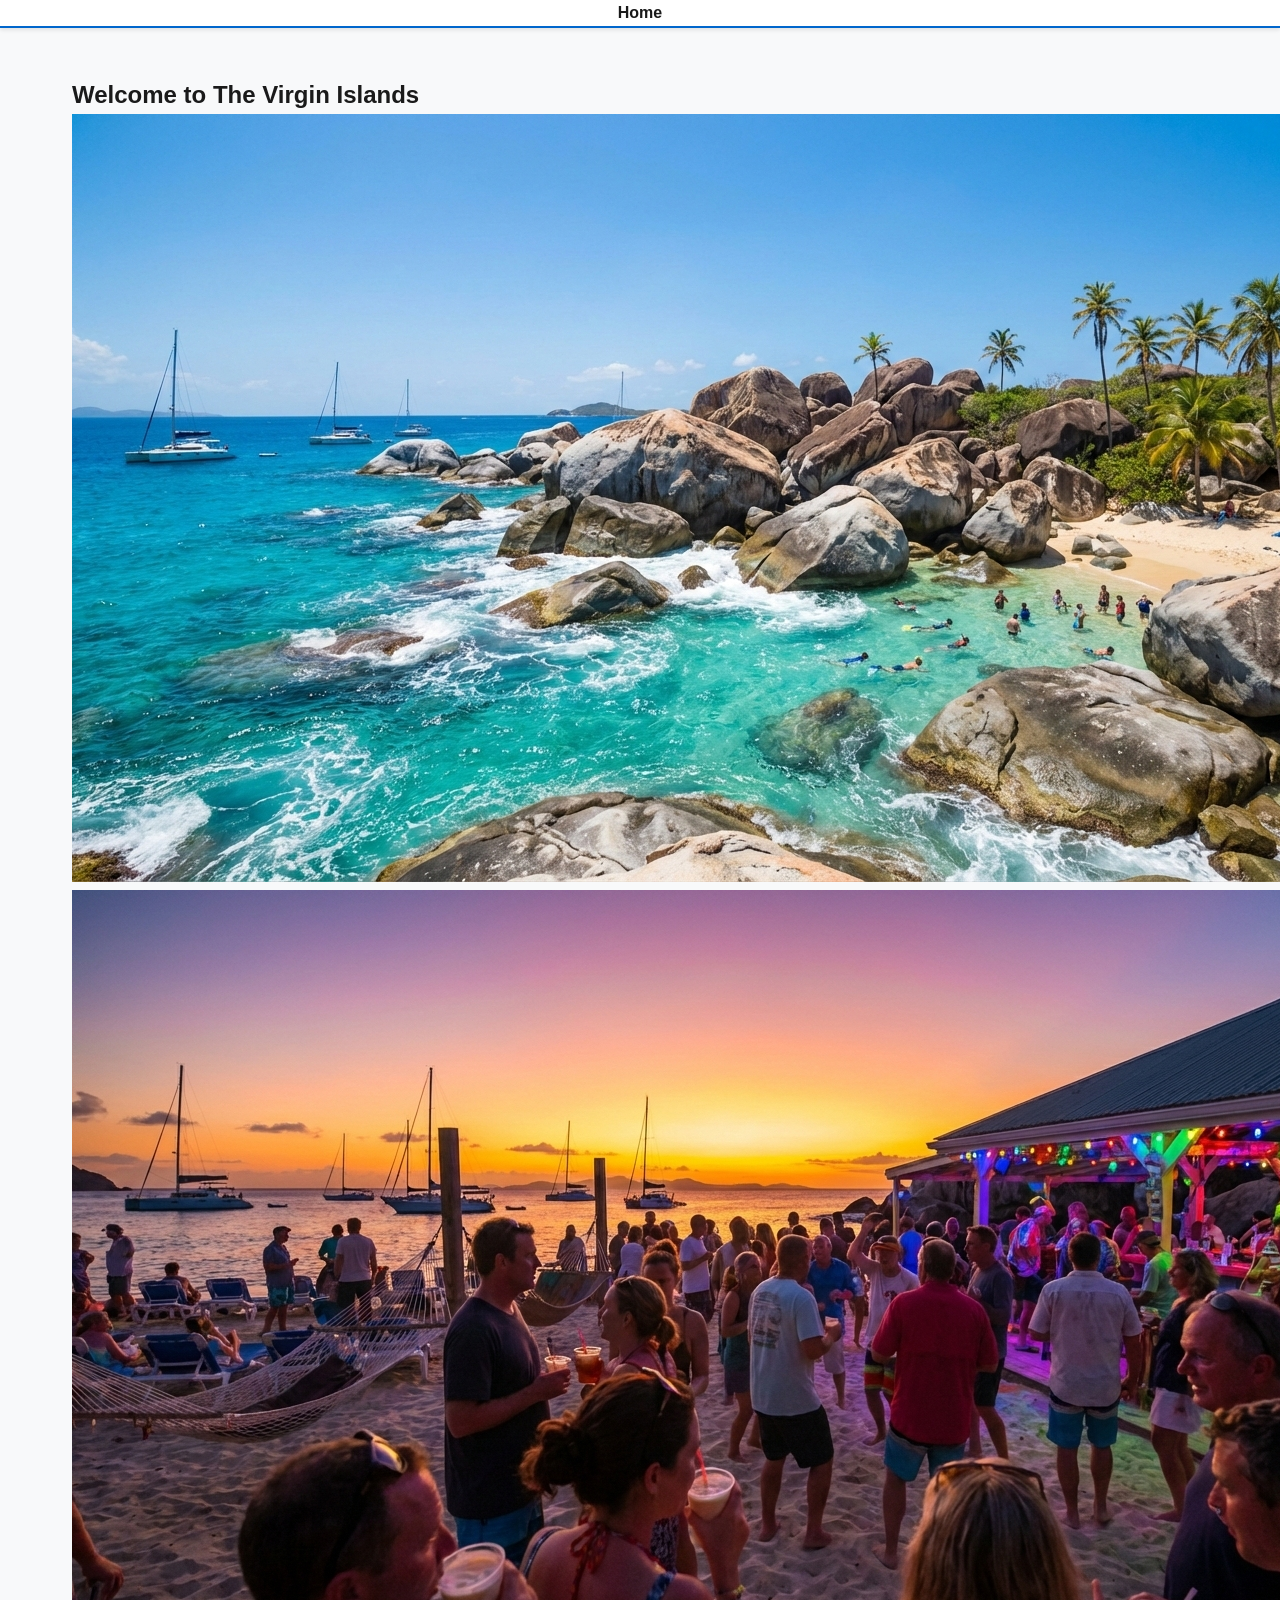
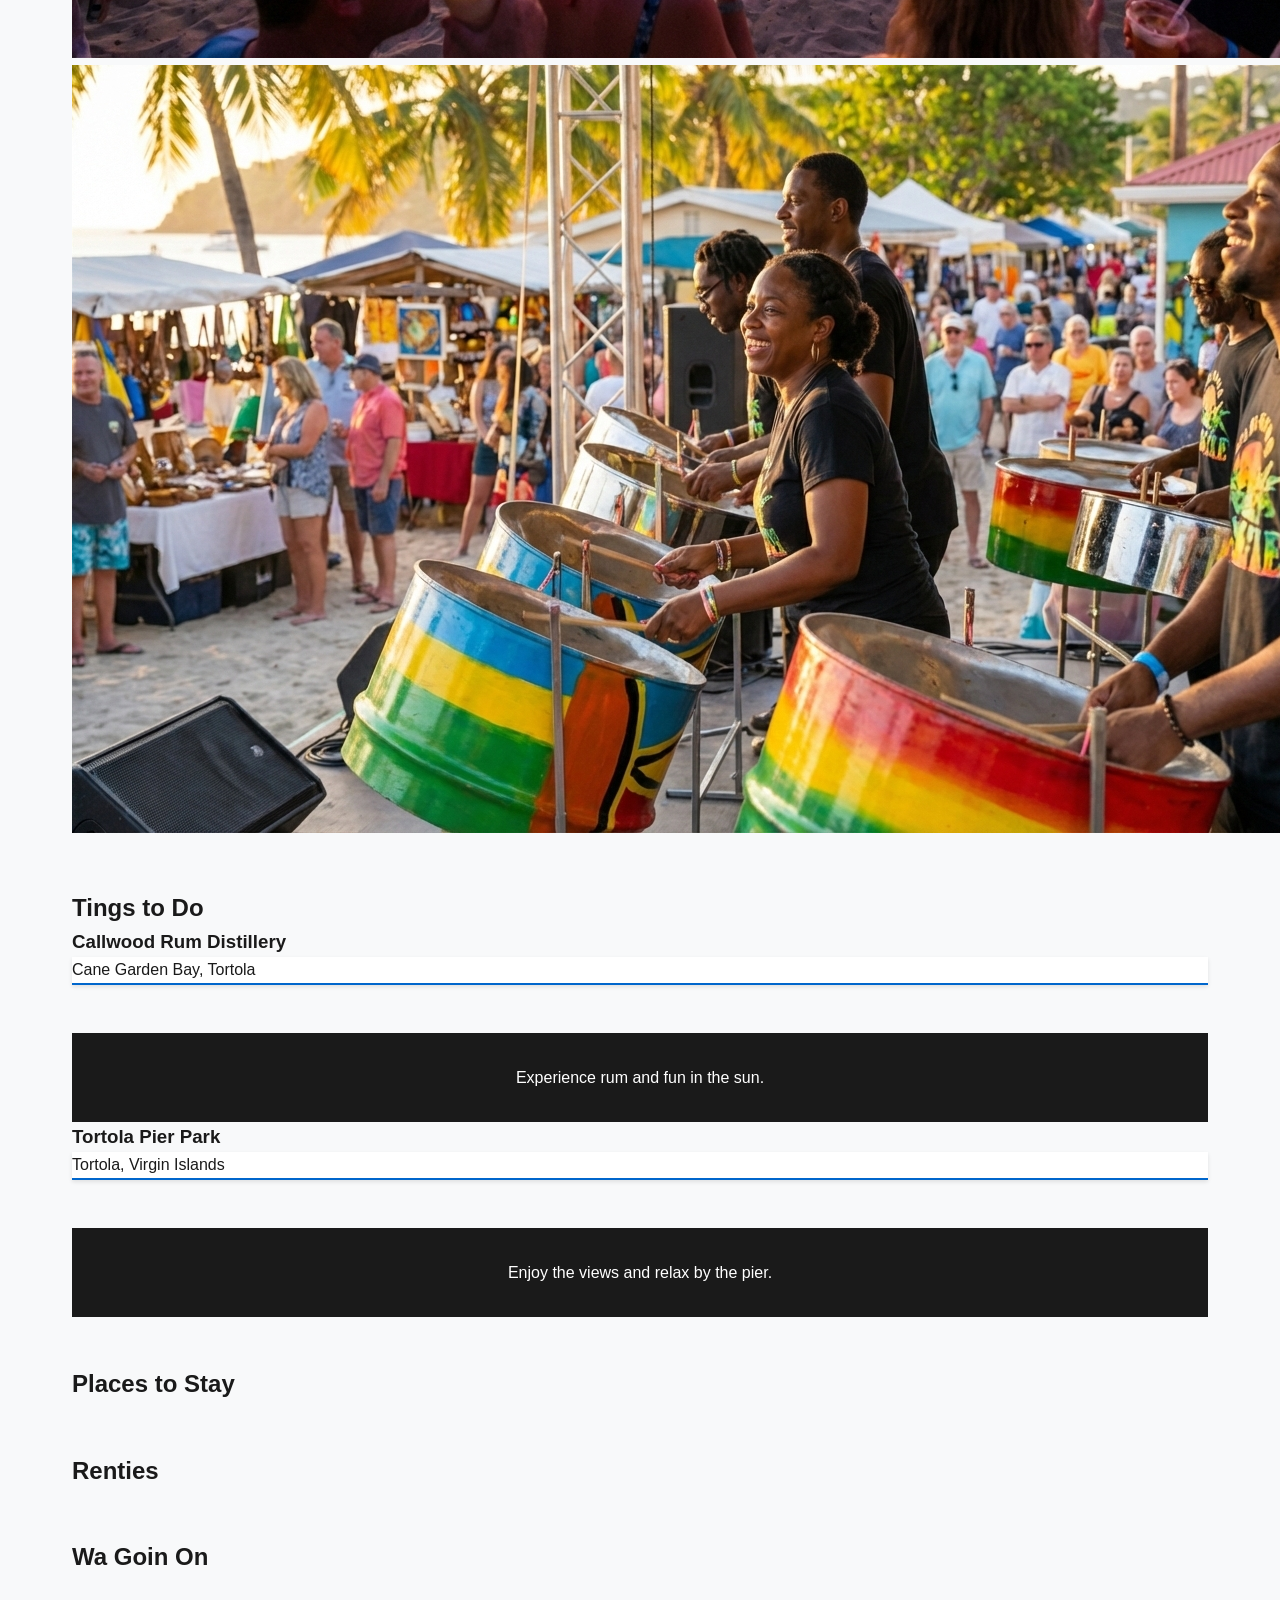
<file: index.html>
<!DOCTYPE html>
<html lang="en">

<head>
  <meta charset="UTF-8">
  <meta name="viewport" content="width=device-width, initial-scale=1.0">
  <meta name="description" content="Wa Goin On is a platform for sharing and discovering local events and activities.">
  <link rel="stylesheet" href="styles.css">
  <title>Wa Goin On</title>
</head>

<body>
  <header>
    <nav>
      <ul>
        <li><a href="index.html">Home</a></li>

      </ul>
    </nav>
  </header>
  <main>
    <section class="hero">
      <h1 class="hero-title">Welcome to The Virgin Islands</h1>
      <div class="hero-images">
        <img src="images/hero1.png" alt="Welcome to paradise. The Baths on Virgin Gorda, a must-see marvel.">
        <img src="images/hero2.png"
          alt="Sunset cocktails and good times at White Bay, Jost Van Dyke. This is wa goin on.">
        <img src="images/hero3.png"
          alt="Immerse yourself in the local rhythm. A steel drum band plays at a Tortola market.">
      </div>

    </section>
    <section id="tings-to-do" role="feed">
      <h2>Tings to Do</h2>
      <article>
        <h3>Callwood Rum Distillery</h3>
          <header>
            <p>Cane Garden Bay, Tortola</p>
          </header>
          <footer>
            <p>Experience rum and fun in the sun.</p>
          </footer>
      </article>

      <article>
        <h3>Tortola Pier Park</h3>
        <header>
          <p>Tortola, Virgin Islands</p>
        </header>
        <footer>
          <p>Enjoy the views and relax by the pier.</p>
        </footer>
      </article>


    </section>
    <section id="places-to-stay" role="feed">
      <h2>Places to Stay</h2>
      <article>
        <h3></h3>

      </article>


    </section>
    <section id="renties" role="feed">
      <h2>Renties</h2>
      <article>
        <h3></h3>

      </article>



    </section>
    <section id="wa-goin-on" role="feed">
      <h2>Wa Goin On</h2>
      <article>
        <h3></h3>


      </article>


    </section>



  </main>
</body>

</html>
</file>
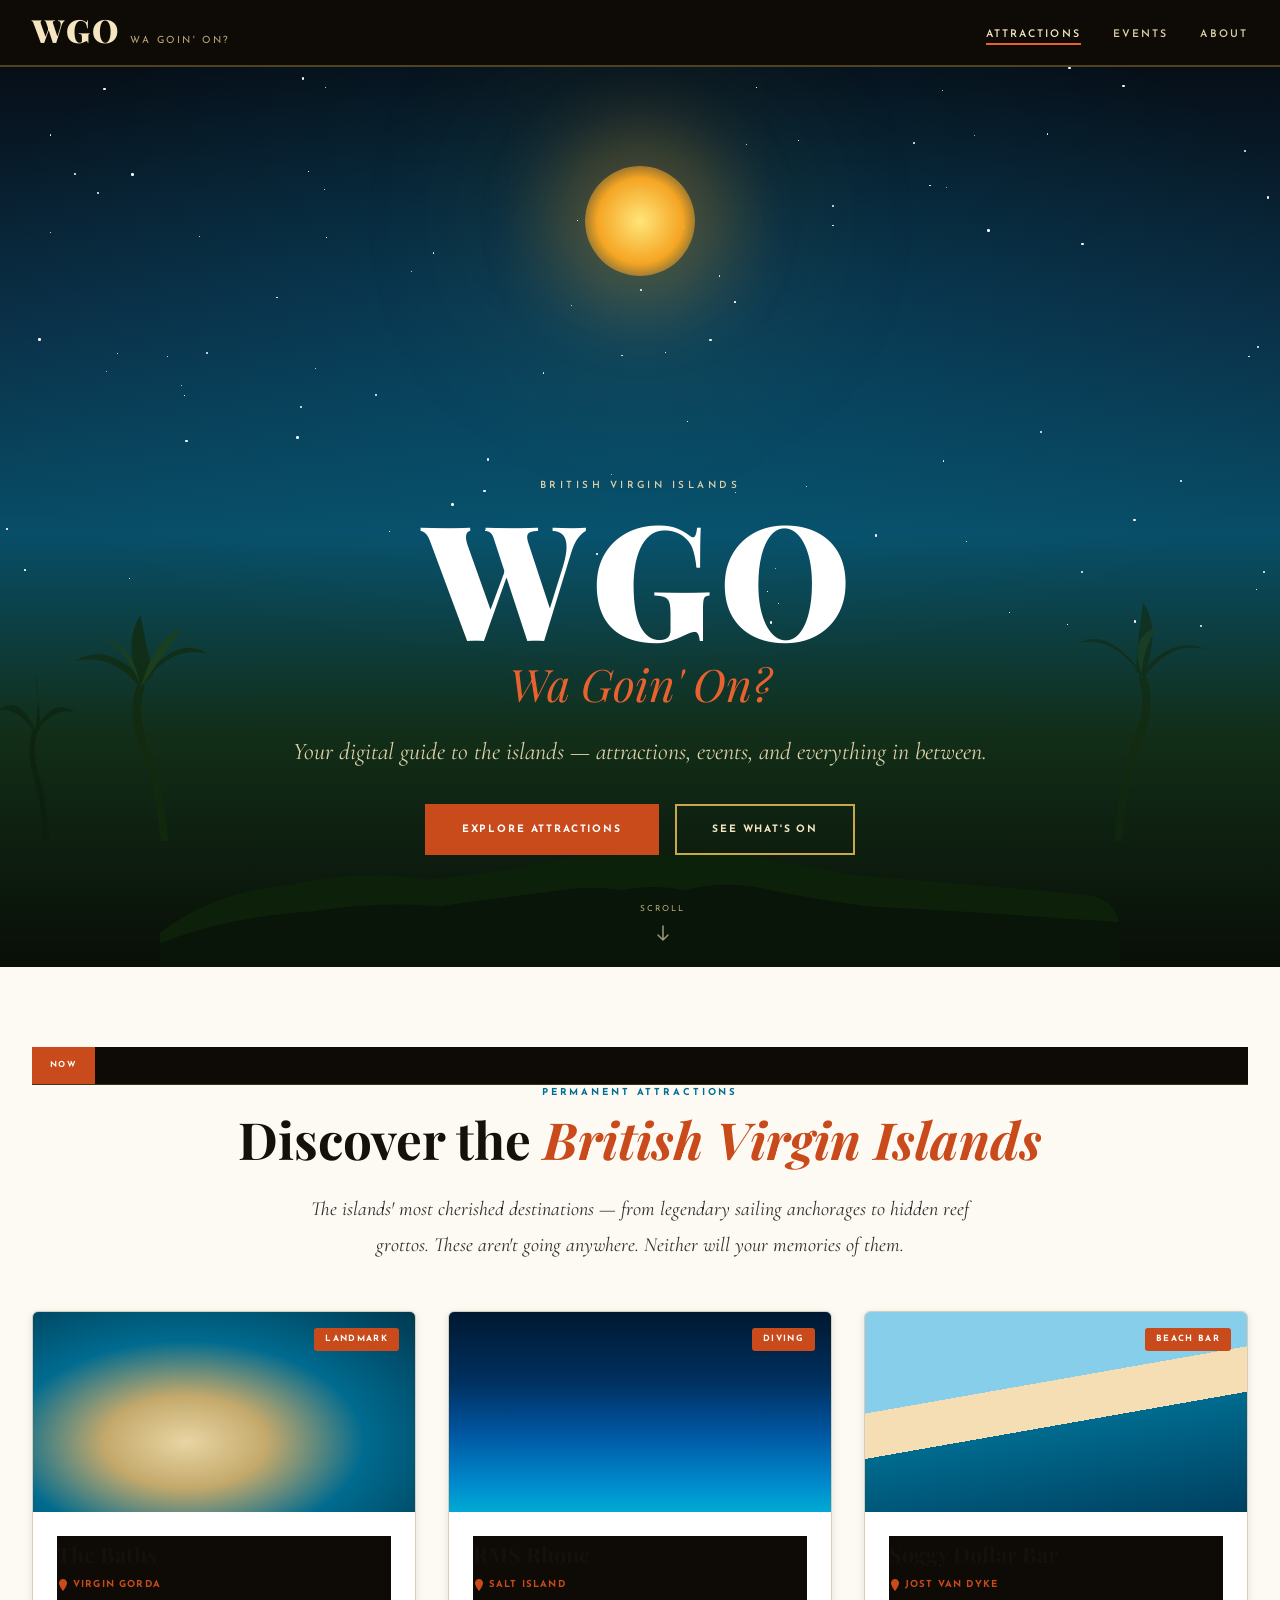
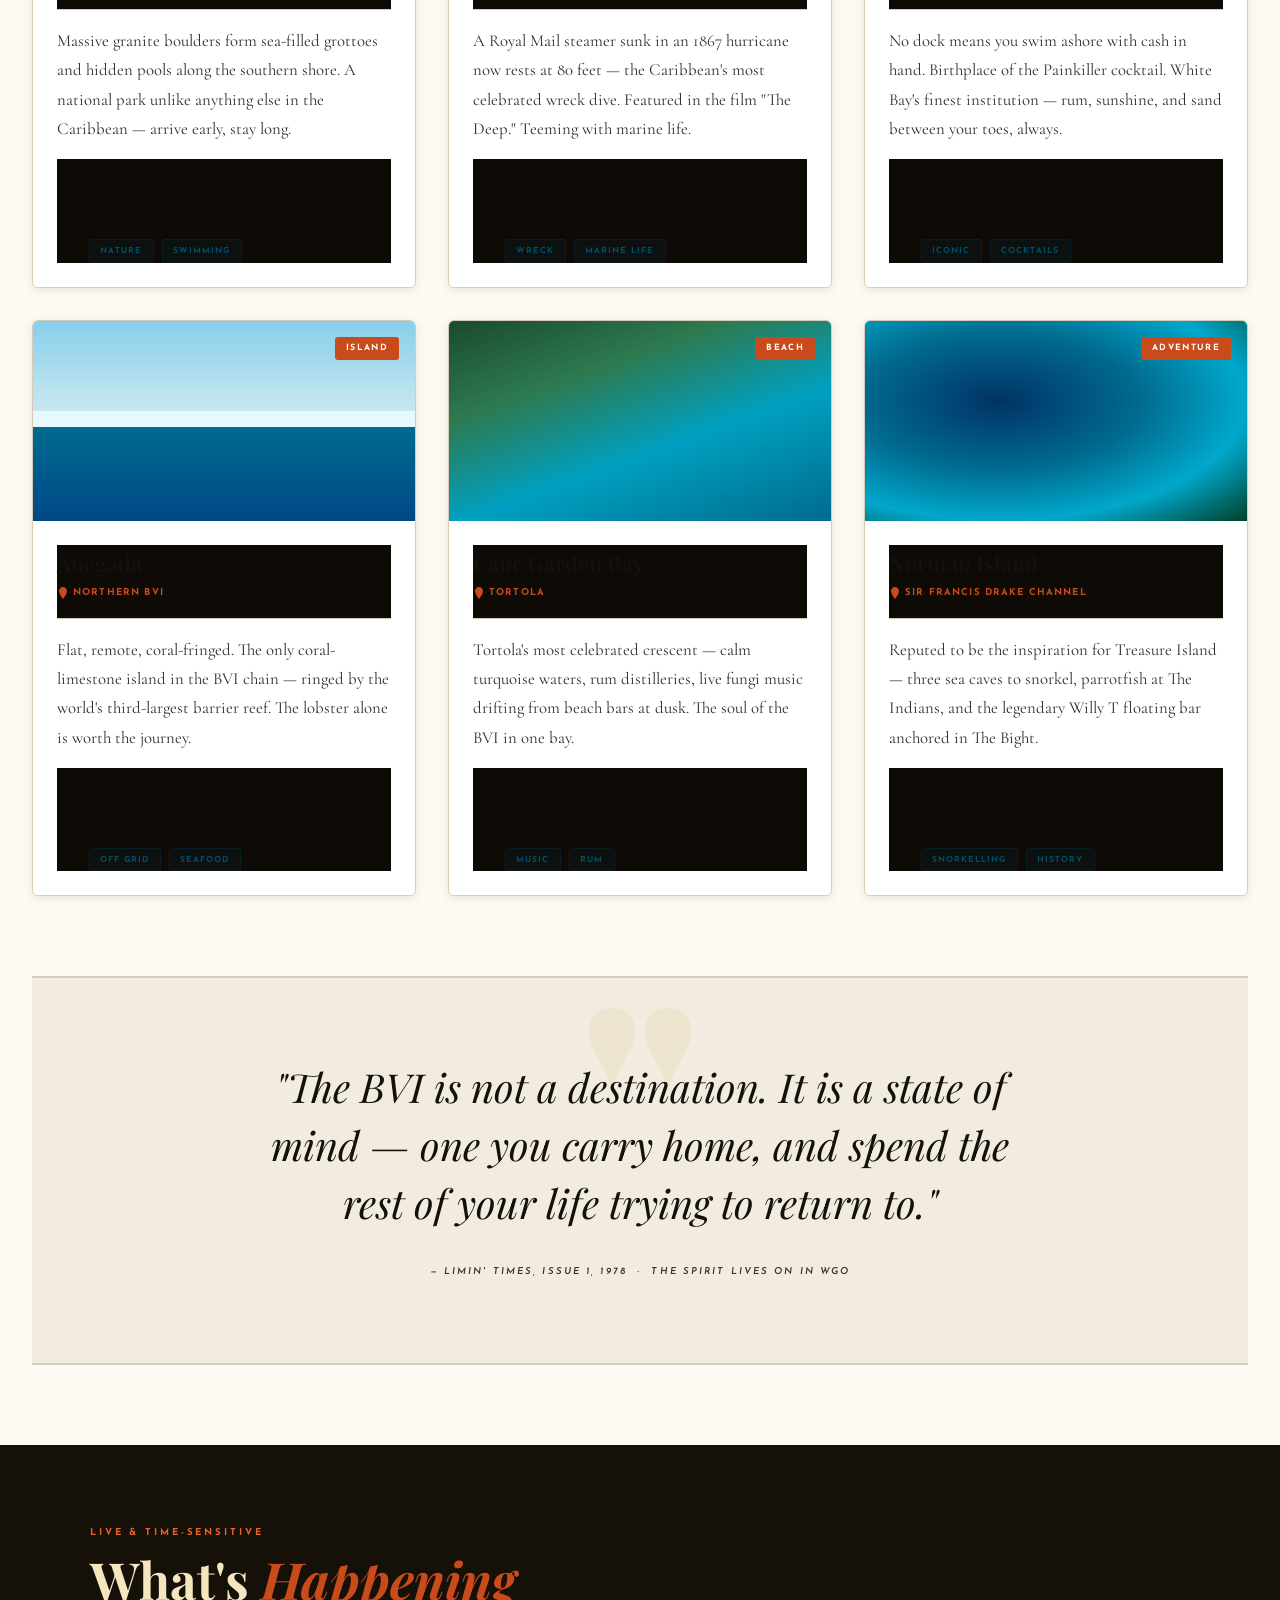
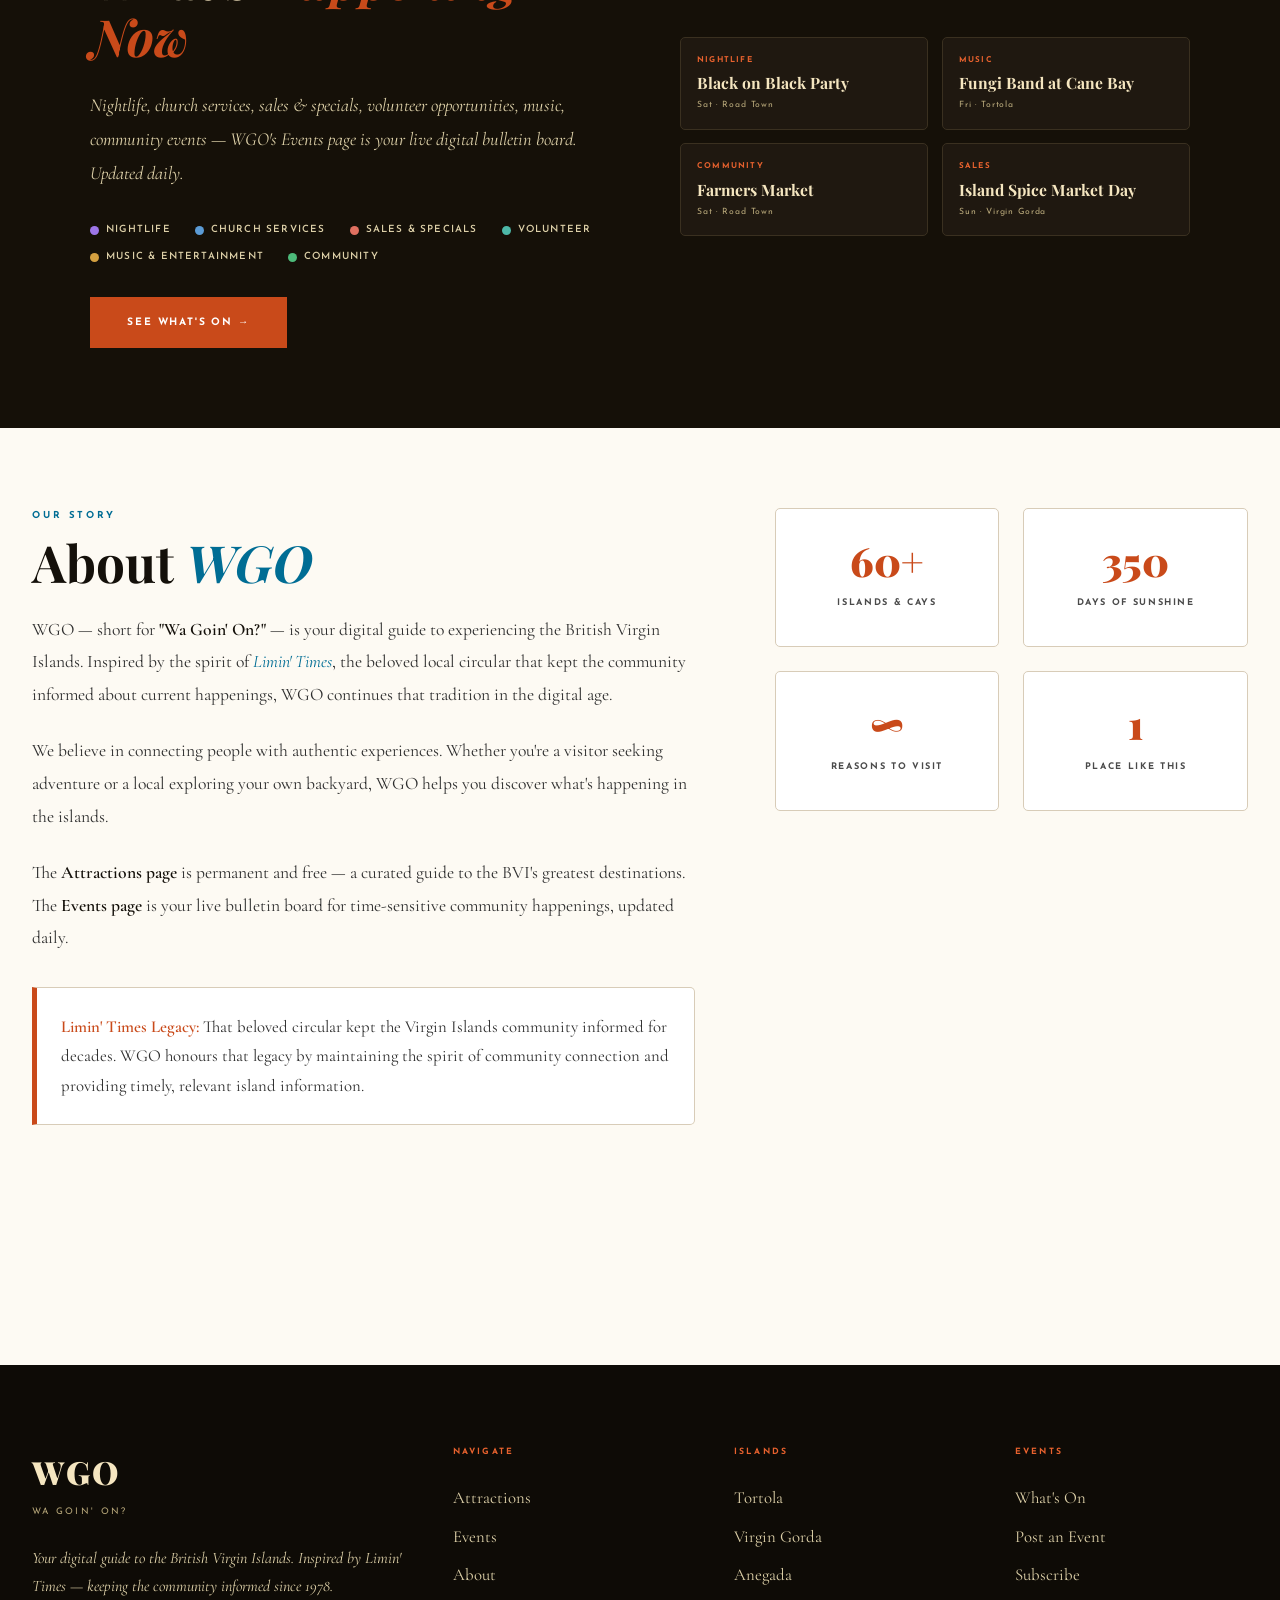
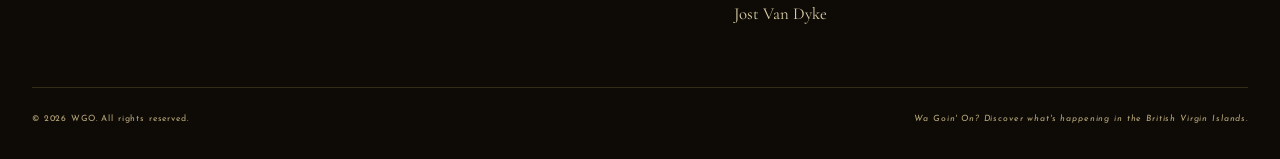
<file: attractions.html>
<!DOCTYPE html>
<html lang="en">
<head>
  <meta charset="UTF-8">
  <meta name="viewport" content="width=device-width, initial-scale=1.0">
  <meta name="description" content="WGO — Wa Goin' On? Your digital guide to attractions and events in the British Virgin Islands.">
  <title>WGO — Wa Goin' On? | British Virgin Islands</title>
  <link href="https://fonts.googleapis.com/css2?family=Playfair+Display:ital,wght@0,700;0,900;1,400;1,700&family=Cormorant+Garamond:ital,wght@0,300;0,400;0,600;1,300;1,400&family=Josefin+Sans:wght@100;300;400;600&display=swap" rel="stylesheet">
  <style>
/* ============================================
   WGO — Wa Goin' On?
   British Virgin Islands Digital Guide
   Reworked: High-contrast, legible palette
   ============================================ */

/* ============================================
   DESIGN TOKENS
   ============================================ */
:root {
  /* Brand palette — bolder, higher contrast */
  --ocean:        #004e6a;   /* darker teal for text on light */
  --ocean-mid:    #006d94;
  --ocean-light:  #008db8;
  --sand:         #f5e6c0;   /* lighter for dark bg text */
  --sand-dark:    #c9a84c;   /* warmer gold for accents */
  --coral:        #c94a1a;   /* deeper coral — passes AA on white */
  --coral-light:  #e8622e;
  --rum:          #6b1f05;
  --palm:         #1e4d1c;
  --ivory:        #fdfaf3;   /* page background */
  --ink:          #14100a;   /* near-black for headings */
  --mid:          #3d2e1e;

  /* Category colours — all AA-rated on white/light */
  --cat-nightlife:  #5b2da0;
  --cat-music:      #8a5a00;
  --cat-community:  #145c35;
  --cat-church:     #0f4d88;
  --cat-sales:      #8c1f16;
  --cat-volunteer:  #145c50;

  /* Light-section text */
  --text-dark:    #141414;   /* headings, primary text */
  --text-body:    #2e2e2e;   /* body copy — boosted from #5a5a5a */
  --text-muted:   #4a4a4a;   /* secondary text — boosted from muted greys */

  /* Dark-section text */
  --on-dark:      #f5e6c0;   /* primary text on dark bg */
  --on-dark-body: #ddd0a8;   /* body text on dark bg */
  --on-dark-muted:#b8a87a;   /* muted text on dark bg */

  /* Surfaces */
  --bg-page:      #fdfaf3;   /* ivory page */
  --bg-card:      #ffffff;   /* white cards */
  --bg-subtle:    #f2ece0;   /* light section tint */
  --bg-dark:      #151008;   /* dark sections */
  --bg-dark-card: #1f1810;   /* cards inside dark sections */

  /* Borders */
  --border-light: #d8ccb8;   /* visible on light bg */
  --border-dark:  #3a3020;   /* visible on dark bg */

  /* Shadows */
  --shadow-sm:  0 2px 8px rgba(0,0,0,0.10);
  --shadow-md:  0 6px 20px rgba(0,0,0,0.16);
  --shadow-lg:  0 12px 40px rgba(0,0,0,0.22);

  /* Spacing */
  --sp-xs: 0.5rem;
  --sp-sm: 1rem;
  --sp-md: 1.5rem;
  --sp-lg: 2rem;
  --sp-xl: 3rem;
  --sp-2xl: 5rem;

  /* Type scale */
  --fs-xs:   0.75rem;
  --fs-sm:   0.875rem;
  --fs-base: 1rem;
  --fs-lg:   1.25rem;
  --fs-xl:   1.75rem;
  --fs-2xl:  2.5rem;
  --fs-3xl:  3.5rem;

  --ease: all 0.3s ease;
}

/* ============================================
   RESET & BASE
   ============================================ */
*, *::before, *::after { margin: 0; padding: 0; box-sizing: border-box; }
html { scroll-behavior: smooth; }

body {
  font-family: 'Cormorant Garamond', Georgia, serif;
  font-size: var(--fs-base);
  line-height: 1.7;
  color: var(--text-dark);
  background: var(--bg-page);
  overflow-x: hidden;
}

:focus-visible {
  outline: 3px solid var(--coral);
  outline-offset: 3px;
  border-radius: 2px;
}

.sr-only {
  position: absolute; width: 1px; height: 1px;
  padding: 0; margin: -1px; overflow: hidden;
  clip: rect(0,0,0,0); white-space: nowrap; border: 0;
}

.skip-to-main {
  position: absolute; top: -60px; left: var(--sp-sm);
  background: var(--coral); color: #fff;
  padding: var(--sp-xs) var(--sp-md);
  font-family: 'Josefin Sans', sans-serif;
  font-size: var(--fs-xs); font-weight: 600;
  letter-spacing: 0.1em; text-decoration: none;
  z-index: 999; border-radius: 0 0 4px 4px;
  transition: top 0.2s;
}
.skip-to-main:focus { top: 0; }

/* ============================================
   HEADER & NAV
   ============================================ */
header {
  background: #0e0b06;
  border-bottom: 2px solid rgba(201,168,76,0.35);
  position: sticky; top: 0; z-index: 200;
}

.header-container {
  max-width: 1280px; margin: 0 auto;
  padding: 0.9rem var(--sp-lg);
  display: flex; justify-content: space-between; align-items: center;
}

.logo-link {
  text-decoration: none;
  display: flex; align-items: baseline; gap: 0.65rem;
}

.logo-wgo {
  font-family: 'Playfair Display', serif;
  font-size: 2rem; font-weight: 900;
  color: var(--sand);            /* #f5e6c0 on #0e0b06 — 13:1 contrast */
  letter-spacing: 0.06em;
  line-height: 1;
}

.logo-tag {
  font-family: 'Josefin Sans', sans-serif;
  font-size: 0.62rem; font-weight: 400;
  letter-spacing: 0.25em; text-transform: uppercase;
  color: var(--on-dark-muted);   /* #b8a87a on dark — 5.5:1 */
}

nav[role="navigation"] ul {
  list-style: none; display: flex; gap: var(--sp-lg); align-items: center;
}

nav[role="navigation"] a {
  font-family: 'Josefin Sans', sans-serif;
  font-size: 0.66rem; font-weight: 600;
  letter-spacing: 0.2em; text-transform: uppercase;
  color: var(--on-dark-body);    /* #ddd0a8 on dark — 8:1 */
  text-decoration: none;
  padding-bottom: 3px;
  border-bottom: 2px solid transparent;
  transition: var(--ease);
}

nav[role="navigation"] a:hover,
nav[role="navigation"] a.active {
  color: var(--sand);
  border-bottom-color: var(--coral-light);
}

/* ============================================
   HERO (Attractions page)
   ============================================ */
.hero {
  height: 100vh; min-height: 600px;
  position: relative; display: flex; align-items: flex-end;
  overflow: hidden;
}

.hero-bg {
  position: absolute; inset: 0;
  background:
    radial-gradient(ellipse 80% 55% at 50% 28%, rgba(0,141,184,0.18) 0%, transparent 70%),
    linear-gradient(180deg, #060f18 0%, #0a2e45 28%, #084e68 52%, #122e18 74%, #090e07 100%);
}

.hero-stars { position: absolute; inset: 0; pointer-events: none; }

.star {
  position: absolute; border-radius: 50%; background: #fff;
  animation: twinkle 3s ease-in-out infinite;
}

@keyframes twinkle {
  0%, 100% { opacity: 0.6; transform: scale(1); }
  50%       { opacity: 1;   transform: scale(1.4); }
}

.hero-sun {
  position: absolute; top: 11%; left: 50%; transform: translateX(-50%);
  width: 110px; height: 110px; border-radius: 50%;
  background: radial-gradient(circle, #ffe57a 0%, #f5a523 55%, transparent 100%);
  box-shadow: 0 0 70px 35px rgba(245,165,35,0.25), 0 0 180px 90px rgba(245,165,35,0.08);
  animation: sunpulse 4s ease-in-out infinite;
}

@keyframes sunpulse {
  0%,100% { box-shadow: 0 0 70px 35px rgba(245,165,35,0.25), 0 0 180px 90px rgba(245,165,35,0.08); }
  50%     { box-shadow: 0 0 95px 55px rgba(245,165,35,0.35), 0 0 220px 110px rgba(245,165,35,0.12); }
}

.hero-palms  { position: absolute; bottom: 14%; width: 100%; pointer-events: none; }
.hero-island { position: absolute; bottom: 0; left: 50%; transform: translateX(-50%); width: 100%; max-width: 960px; pointer-events: none; }

.hero-content {
  position: relative; z-index: 10;
  width: 100%; padding: 0 var(--sp-lg) 7rem;
  text-align: center;
}

.hero-kicker {
  font-family: 'Josefin Sans', sans-serif;
  font-size: 0.62rem; font-weight: 600;
  letter-spacing: 0.35em; text-transform: uppercase;
  color: var(--on-dark-body);   /* high contrast on dark hero */
  display: block; margin-bottom: 0.75rem;
  animation: fadeUp 0.9s ease both;
}

.hero-title {
  display: flex; flex-direction: column; align-items: center;
  margin-bottom: 0.6rem;
  animation: fadeUp 0.9s 0.12s ease both;
}

.hero-title-wgo {
  font-family: 'Playfair Display', serif;
  font-size: clamp(5rem, 14vw, 10rem);
  font-weight: 900; line-height: 0.85;
  color: #fff;                   /* pure white on very dark hero — max contrast */
  letter-spacing: 0.04em;
}

.hero-title-sub {
  font-family: 'Playfair Display', serif;
  font-size: clamp(1.4rem, 4vw, 2.8rem);
  font-style: italic; font-weight: 400;
  color: var(--coral-light);     /* #e8622e — warm, vivid, readable */
  margin-top: 0.2rem;
}

.hero-subtitle {
  font-family: 'Cormorant Garamond', serif;
  font-size: clamp(1.05rem, 2.2vw, 1.5rem);
  font-weight: 400; font-style: italic;
  color: var(--on-dark-body);    /* #ddd0a8 — good on dark */
  margin-bottom: var(--sp-lg);
  animation: fadeUp 0.9s 0.25s ease both;
}

.hero-ctas {
  display: flex; gap: var(--sp-sm);
  justify-content: center; flex-wrap: wrap;
  animation: fadeUp 0.9s 0.38s ease both;
}

.scroll-hint {
  position: absolute; bottom: 1.5rem; left: 50%; transform: translateX(-50%);
  display: flex; flex-direction: column; align-items: center; gap: 0.4rem;
  animation: fadeUp 1s 0.9s ease both, bounce 2.2s 2s ease-in-out infinite;
}

.scroll-hint span {
  font-family: 'Josefin Sans', sans-serif;
  font-size: 0.52rem; letter-spacing: 0.25em; text-transform: uppercase;
  color: var(--on-dark-muted);
}

@keyframes fadeUp {
  from { opacity: 0; transform: translateY(22px); }
  to   { opacity: 1; transform: translateY(0); }
}

@keyframes bounce {
  0%, 100% { transform: translateX(-50%) translateY(0); }
  50%       { transform: translateX(-50%) translateY(7px); }
}

/* ============================================
   EVENTS HERO (smaller, events page)
   ============================================ */
.events-hero {
  height: 46vh; min-height: 320px;
  position: relative; display: flex; align-items: flex-end; overflow: hidden;
}

.events-hero-bg {
  position: absolute; inset: 0;
  background: linear-gradient(160deg, #070e16 0%, #0a2e45 40%, #0e2210 75%, #060e05 100%);
}

.events-hero-content {
  position: relative; z-index: 5;
  width: 100%; padding: 0 var(--sp-lg) 4rem; text-align: center;
}

.events-hero-title {
  font-family: 'Playfair Display', serif;
  font-size: clamp(2.5rem, 7vw, 5rem);
  font-weight: 900; line-height: 1;
  color: #fff;                   /* white on very dark — max contrast */
  margin-bottom: 0.4rem;
}

.events-hero-title em { font-style: italic; color: var(--coral-light); }

.events-hero-sub {
  font-family: 'Cormorant Garamond', serif;
  font-size: clamp(1rem, 2vw, 1.3rem);
  font-style: italic; font-weight: 400;
  color: var(--on-dark-body);    /* #ddd0a8 — clearly visible */
}

/* ============================================
   TICKER BAND
   ============================================ */
.ticker-band {
  background: #0e0b06;
  border-bottom: 1px solid rgba(201,168,76,0.25);
  display: flex; align-items: center;
  overflow: hidden; height: 38px;
}

.ticker-label {
  font-family: 'Josefin Sans', sans-serif;
  font-size: 0.52rem; font-weight: 700;
  letter-spacing: 0.2em; text-transform: uppercase;
  color: #fff; background: var(--coral);
  padding: 0 1.1rem; height: 100%;
  display: flex; align-items: center;
  flex-shrink: 0; white-space: nowrap;
}

.ticker-track { flex: 1; overflow: hidden; white-space: nowrap; }

.ticker-track span {
  display: inline-block;
  animation: ticker 35s linear infinite;
  font-family: 'Josefin Sans', sans-serif;
  font-size: 0.62rem; font-weight: 400;
  letter-spacing: 0.1em;
  color: var(--on-dark-body);    /* #ddd0a8 — readable on dark ticker */
  padding-left: 100%;
}

@keyframes ticker {
  from { transform: translateX(0); }
  to   { transform: translateX(-100%); }
}

/* ============================================
   LAYOUT WRAPPER
   ============================================ */
main {
  max-width: 1280px; margin: 0 auto;
  padding: var(--sp-2xl) var(--sp-lg);
}

/* ============================================
   SECTION TYPOGRAPHY
   ============================================ */
.section-label {
  font-family: 'Josefin Sans', sans-serif;
  font-size: 0.6rem; font-weight: 700;
  letter-spacing: 0.3em; text-transform: uppercase;
  color: var(--ocean-mid);       /* #006d94 on ivory — 5.5:1 */
  display: block; margin-bottom: 0.6rem;
}

.section-title {
  font-family: 'Playfair Display', serif;
  font-size: clamp(1.9rem, 4.5vw, 3.2rem);
  font-weight: 700; line-height: 1.1;
  color: var(--ink);             /* #14100a on ivory — 18:1 */
}

.section-title em { font-style: italic; color: var(--coral); }

.section-header { text-align: center; margin-bottom: var(--sp-xl); }

.section-intro {
  font-family: 'Cormorant Garamond', serif;
  font-size: clamp(1.05rem, 1.8vw, 1.25rem);
  font-weight: 400; font-style: italic;
  color: var(--text-body);       /* #2e2e2e — 10:1 on ivory */
  max-width: 680px; margin: var(--sp-md) auto 0; line-height: 1.8;
}

/* ============================================
   BUTTONS
   ============================================ */
.btn-primary {
  display: inline-block;
  font-family: 'Josefin Sans', sans-serif;
  font-size: 0.64rem; font-weight: 700;
  letter-spacing: 0.18em; text-transform: uppercase;
  color: #fff;
  background: var(--coral);      /* coral bg, white text — 4.6:1 AA ✓ */
  padding: 0.9rem 2.2rem; text-decoration: none;
  border: 2px solid var(--coral);
  cursor: pointer;
  transition: background 0.2s, color 0.2s, border-color 0.2s;
}

.btn-primary:hover {
  background: var(--rum);
  border-color: var(--rum);
  color: #fff;
}

.btn-secondary {
  display: inline-block;
  font-family: 'Josefin Sans', sans-serif;
  font-size: 0.64rem; font-weight: 700;
  letter-spacing: 0.18em; text-transform: uppercase;
  color: var(--sand);            /* light text on transparent/dark bg */
  background: transparent;
  padding: 0.9rem 2.2rem; text-decoration: none;
  border: 2px solid var(--sand-dark);
  cursor: pointer; transition: var(--ease);
}

.btn-secondary:hover {
  background: rgba(245,230,192,0.12);
  border-color: var(--sand);
  color: #fff;
}

/* ============================================
   ATTRACTION CARDS
   ============================================ */
.articles-grid {
  display: grid;
  grid-template-columns: repeat(auto-fill, minmax(320px, 1fr));
  gap: var(--sp-lg);
}

.attraction-card {
  background: var(--bg-card);    /* white */
  border: 1px solid var(--border-light);
  border-radius: 6px; overflow: hidden;
  display: flex; flex-direction: column;
  transition: var(--ease);
  box-shadow: var(--shadow-sm); cursor: pointer;
}

.attraction-card:hover {
  transform: translateY(-5px);
  box-shadow: var(--shadow-md);
  border-color: var(--sand-dark);
}

.attraction-card:focus { outline: 3px solid var(--coral); outline-offset: 2px; }

.card-img-wrap { position: relative; height: 200px; overflow: hidden; }

.card-img {
  position: absolute; inset: 0;
  background-size: cover; background-position: center;
  transition: transform 0.7s ease;
}

.attraction-card:hover .card-img { transform: scale(1.06); }

/* Card image gradient backgrounds */
.bg-baths       { background: radial-gradient(ellipse at 40% 65%, #e8d5a3 0%, #c4a96b 25%, #006b8f 55%, #003850 100%); }
.bg-rhone       { background: linear-gradient(180deg, #001830 0%, #003060 35%, #0055a0 60%, #0088cc 85%, #00aad4 100%); }
.bg-soggydollar { background: linear-gradient(170deg, #87ceeb 0%, #87ceeb 38%, #f5deb3 38%, #f5deb3 55%, #006b8f 55%, #004060 100%); }
.bg-anegada     { background: linear-gradient(180deg, #87ceeb 0%, #c9e8f0 45%, #e8f8ff 45%, #e8f8ff 53%, #006b8f 53%, #004888 100%); }
.bg-cane        { background: linear-gradient(160deg, #1a4a30 0%, #2d7a50 30%, #00a0c0 60%, #006b8f 100%); }
.bg-norman      { background: radial-gradient(ellipse at 35% 40%, #003366 0%, #006b8f 40%, #00a8cc 70%, #004028 100%); }

.card-category {
  position: absolute; top: var(--sp-sm); right: var(--sp-sm);
  font-family: 'Josefin Sans', sans-serif;
  font-size: 0.54rem; font-weight: 700;
  letter-spacing: 0.15em; text-transform: uppercase;
  color: #fff; background: var(--coral);
  padding: 0.28rem 0.7rem; border-radius: 3px;
}

.card-body {
  padding: var(--sp-md); flex: 1; display: flex; flex-direction: column;
  background: var(--bg-card);    /* white card body */
}

.card-body header {
  border-bottom: 1px solid var(--border-light);
  padding-bottom: var(--sp-sm); margin-bottom: var(--sp-sm);
}

.card-body h3 {
  font-family: 'Playfair Display', serif;
  font-size: 1.35rem; font-weight: 700;
  color: var(--ink);             /* near-black on white — 18:1 */
  margin-bottom: 0.25rem;
}

.location {
  font-family: 'Josefin Sans', sans-serif;
  font-size: 0.6rem; font-weight: 700;
  letter-spacing: 0.12em; text-transform: uppercase;
  color: var(--coral);           /* #c94a1a on white — 5.2:1 AA ✓ */
  display: flex; align-items: center; gap: 4px;
}

.description {
  font-family: 'Cormorant Garamond', serif;
  font-size: 1.05rem; font-weight: 400;
  color: var(--text-body);       /* #2e2e2e on white — 10:1 */
  line-height: 1.75; flex: 1; margin-bottom: var(--sp-sm);
}

.card-meta { display: flex; gap: 0.5rem; flex-wrap: wrap; margin-top: auto; }

.tag {
  font-family: 'Josefin Sans', sans-serif;
  font-size: 0.52rem; font-weight: 700;
  letter-spacing: 0.12em; text-transform: uppercase;
  color: var(--ocean);           /* #004e6a on light tint — 8:1 */
  background: rgba(0,78,106,0.10);
  padding: 0.22rem 0.65rem; border-radius: 3px;
  border: 1px solid rgba(0,78,106,0.18);
}

/* ============================================
   PULL QUOTE
   ============================================ */
.pull-quote {
  margin: var(--sp-2xl) 0;
  padding: var(--sp-2xl) var(--sp-lg);
  text-align: center; position: relative;
  border-top: 2px solid var(--border-light);
  border-bottom: 2px solid var(--border-light);
  background: var(--bg-subtle);  /* warm off-white — readable */
  overflow: hidden;
}

.pull-quote::before {
  content: '"';
  position: absolute; top: -1.5rem; left: 50%; transform: translateX(-50%);
  font-family: 'Playfair Display', serif;
  font-size: 18rem; font-weight: 900;
  color: rgba(201,168,76,0.10); line-height: 1;
  pointer-events: none;
}

.quote-text {
  font-family: 'Playfair Display', serif;
  font-size: clamp(1.4rem, 3.5vw, 2.5rem);
  font-weight: 400; font-style: italic;
  color: var(--ink);             /* #14100a on #f2ece0 — 15:1 */
  max-width: 760px; margin: 0 auto var(--sp-md);
  line-height: 1.45; position: relative;
}

.quote-attr {
  font-family: 'Josefin Sans', sans-serif;
  font-size: 0.6rem; font-weight: 600;
  letter-spacing: 0.22em; text-transform: uppercase;
  color: var(--mid);             /* #3d2e1e on light — 7:1 */
}

/* ============================================
   EVENTS TEASER (Attractions page)
   ============================================ */
.events-teaser {
  background: var(--bg-dark);    /* #151008 */
  padding: var(--sp-2xl) var(--sp-lg);
  margin: 0 calc(-1 * var(--sp-lg));
}

.teaser-content {
  max-width: 1100px; margin: 0 auto;
  display: grid; grid-template-columns: 1fr 1fr;
  gap: var(--sp-2xl); align-items: center;
}

.teaser-text .section-label { color: var(--coral-light); }/* bright on dark */
.teaser-text .section-title { color: var(--sand); }        /* light gold on dark */

.teaser-body {
  font-family: 'Cormorant Garamond', serif;
  font-size: 1.15rem; font-weight: 400; font-style: italic;
  color: var(--on-dark-body);    /* #ddd0a8 — 7:1 on #151008 */
  margin: var(--sp-md) 0 var(--sp-lg); line-height: 1.85;
}

.teaser-cats {
  list-style: none; display: flex; flex-wrap: wrap;
  gap: 0.6rem var(--sp-md); margin-bottom: var(--sp-lg);
}

.teaser-cats li {
  font-family: 'Josefin Sans', sans-serif;
  font-size: 0.62rem; font-weight: 600;
  letter-spacing: 0.12em; text-transform: uppercase;
  color: var(--on-dark-body);    /* #ddd0a8 on dark — readable */
  display: flex; align-items: center; gap: 7px;
}

.cat-dot { width: 9px; height: 9px; border-radius: 50%; flex-shrink: 0; }
.cat-dot.nightlife  { background: #9d76e8; }  /* lightened for dark bg */
.cat-dot.church     { background: #5b9bd5; }
.cat-dot.sales      { background: #e07060; }
.cat-dot.volunteer  { background: #4db8a8; }
.cat-dot.music      { background: #d4a040; }
.cat-dot.community  { background: #4dbb7a; }

/* Mini preview cards on dark bg */
.teaser-board { display: grid; grid-template-columns: 1fr 1fr; gap: 0.85rem; }

.mini-card {
  background: var(--bg-dark-card); /* #1f1810 */
  border: 1px solid var(--border-dark);
  border-radius: 5px; padding: var(--sp-sm);
  display: flex; flex-direction: column; gap: 0.35rem;
  transition: var(--ease); cursor: default;
}

.mini-card:hover {
  background: #2a2015;
  border-color: rgba(201,168,76,0.4);
}

.mc-tag {
  font-family: 'Josefin Sans', sans-serif;
  font-size: 0.5rem; font-weight: 700;
  letter-spacing: 0.15em; text-transform: uppercase;
  color: var(--coral-light);     /* vivid on dark */
}

.mc-title {
  font-family: 'Playfair Display', serif;
  font-size: 0.98rem; font-weight: 700;
  color: var(--sand);            /* #f5e6c0 on dark — 10:1 */
  line-height: 1.25;
}

.mc-meta {
  font-family: 'Josefin Sans', sans-serif;
  font-size: 0.54rem; font-weight: 400;
  letter-spacing: 0.1em;
  color: var(--on-dark-muted);   /* #b8a87a — 4.5:1 on dark — AA ✓ */
}

/* ============================================
   ABOUT SECTION
   ============================================ */
.about-section { padding: var(--sp-2xl) 0; }

.about-inner {
  display: grid; grid-template-columns: 1.4fr 1fr;
  gap: var(--sp-2xl); align-items: start;
}

.about-text .section-title { margin-bottom: var(--sp-md); }

.about-text p {
  font-family: 'Cormorant Garamond', serif;
  font-size: 1.1rem; color: var(--text-body); /* #2e2e2e — readable on ivory */
  line-height: 1.85; margin-bottom: var(--sp-md);
}

.about-text strong { color: var(--ink); font-weight: 600; }
.about-text em { color: var(--ocean-mid); font-style: italic; }

.about-note {
  background: var(--bg-card);
  border: 1px solid var(--border-light);
  border-left: 5px solid var(--coral);
  padding: var(--sp-md); border-radius: 0 5px 5px 0;
  font-family: 'Cormorant Garamond', serif;
  font-size: 1.05rem; color: var(--text-body); /* dark body text */
  margin-top: var(--sp-lg); line-height: 1.75;
}

.about-note strong { color: var(--coral); font-weight: 600; }

.about-stats { display: grid; grid-template-columns: 1fr 1fr; gap: var(--sp-md); }

.stat-block {
  background: var(--bg-card);
  border: 1px solid var(--border-light);
  padding: var(--sp-lg); text-align: center;
  border-radius: 5px; transition: var(--ease);
}

.stat-block:hover { box-shadow: var(--shadow-md); border-color: var(--sand-dark); }

.stat-num {
  display: block;
  font-family: 'Playfair Display', serif;
  font-size: 2.5rem; font-weight: 900;
  color: var(--coral);           /* #c94a1a on white — 5.2:1 AA ✓ */
  line-height: 1; margin-bottom: 0.4rem;
}

.stat-label {
  font-family: 'Josefin Sans', sans-serif;
  font-size: 0.57rem; font-weight: 700;
  letter-spacing: 0.18em; text-transform: uppercase;
  color: var(--text-muted);      /* #4a4a4a on white — 7:1 */
}

/* ============================================
   FILTER BAR (Events page)
   ============================================ */
.filter-bar {
  display: flex; gap: 0.5rem; flex-wrap: wrap;
  margin-bottom: var(--sp-xl); justify-content: center;
}

.filter-btn {
  font-family: 'Josefin Sans', sans-serif;
  font-size: 0.6rem; font-weight: 700;
  letter-spacing: 0.15em; text-transform: uppercase;
  color: var(--text-body);       /* dark on light bg */
  background: var(--bg-card);
  border: 1px solid var(--border-light);
  padding: 0.55rem 1.1rem; cursor: pointer;
  border-radius: 3px; transition: var(--ease);
}

.filter-btn:hover { border-color: var(--ocean-mid); color: var(--ocean); }

.filter-btn.active,
.filter-btn[aria-pressed="true"] {
  background: var(--ink); color: var(--sand);
  border-color: var(--ink);
}

/* ============================================
   FLYER SCROLL (Events page)
   ============================================ */
.flyer-scroll-wrap { margin-bottom: var(--sp-xl); }

.flyer-label {
  font-family: 'Josefin Sans', sans-serif;
  font-size: 0.6rem; font-weight: 700;
  letter-spacing: 0.22em; text-transform: uppercase;
  color: var(--text-muted); margin-bottom: var(--sp-sm);
}

.horizontal-scroll-container {
  display: flex; gap: var(--sp-md);
  overflow-x: auto; padding-bottom: 0.5rem;
  cursor: grab; scrollbar-width: none; -ms-overflow-style: none;
}

.horizontal-scroll-container::-webkit-scrollbar { display: none; }
.horizontal-scroll-container:active { cursor: grabbing; }

.flyer-card { flex: 0 0 220px; display: flex; flex-direction: column; gap: 0.5rem; }

.flyer-img {
  height: 300px; border-radius: 5px;
  border: 1px solid var(--border-light);
  background-size: cover; background-position: center;
  transition: transform 0.4s ease;
}

.flyer-card:hover .flyer-img { transform: scale(1.02); }

.flyer-1 { background: linear-gradient(135deg, #0a0a1a 0%, #1a0530 40%, #2d0a50 70%, #4a0060 100%); }
.flyer-2 { background: linear-gradient(160deg, #1a3a10 0%, #2d6020 40%, #c4881e 75%, #f5a623 100%); }
.flyer-3 { background: linear-gradient(180deg, #006b8f 0%, #00a0c0 40%, #f5deb3 70%, #e8c87a 100%); }
.flyer-4 { background: linear-gradient(145deg, #3d0f00 0%, #7a2e0e 40%, #e8641a 75%, #f5a623 100%); }

.flyer-caption {
  font-family: 'Josefin Sans', sans-serif;
  font-size: 0.62rem; font-weight: 600;
  letter-spacing: 0.12em; text-transform: uppercase;
  color: var(--text-muted);
}

.flyer-hint {
  font-family: 'Josefin Sans', sans-serif;
  font-size: 0.54rem; letter-spacing: 0.1em;
  color: var(--text-muted); opacity: 0.6;
  margin-top: 0.5rem; text-align: center;
}

/* ============================================
   BULLETIN BOARD (Events page)
   ============================================ */
.bulletin-board {
  display: grid;
  grid-template-columns: repeat(auto-fill, minmax(300px, 1fr));
  gap: var(--sp-lg);
}

.bulletin-card {
  background: var(--bg-card);    /* white */
  border: 1px solid var(--border-light);
  border-radius: 6px; overflow: hidden;
  display: flex; flex-direction: column;
  box-shadow: var(--shadow-sm);
  transition: var(--ease); cursor: pointer;
}

.bulletin-card:hover { transform: translateY(-4px); box-shadow: var(--shadow-md); }
.bulletin-card:focus { outline: 3px solid var(--coral); outline-offset: 2px; }
.bulletin-card.hidden { display: none; }

.bulletin-card .card-header {
  padding: 0.75rem var(--sp-md);
  border-bottom: 1px solid var(--border-light);
  background: var(--bg-subtle);  /* very light warm grey */
}

/* Category label colours — all white text, high contrast */
.event-label {
  font-family: 'Josefin Sans', sans-serif;
  font-size: 0.54rem; font-weight: 700;
  letter-spacing: 0.16em; text-transform: uppercase;
  padding: 0.3rem 0.75rem; border-radius: 3px;
  display: inline-block; color: #fff;
}

.event-label.nightlife  { background: var(--cat-nightlife); }/* #5b2da0 — 7:1 ✓ */
.event-label.music      { background: var(--cat-music); }    /* #8a5a00 — 5:1 ✓ */
.event-label.community  { background: var(--cat-community); }/* #145c35 — 6:1 ✓ */
.event-label.church     { background: var(--cat-church); }   /* #0f4d88 — 7:1 ✓ */
.event-label.sales      { background: var(--cat-sales); }    /* #8c1f16 — 7:1 ✓ */
.event-label.volunteer  { background: var(--cat-volunteer); }/* #145c50 — 6:1 ✓ */
.event-label:not([class*=" "]) { background: var(--ocean); }

.bulletin-card .card-content { padding: var(--sp-md); flex: 1; }

.bulletin-card h3 {
  font-family: 'Playfair Display', serif;
  font-size: 1.25rem; font-weight: 700;
  color: var(--ink);             /* #14100a on white */
  margin-bottom: 0.5rem; line-height: 1.3;
}

.event-meta {
  font-family: 'Josefin Sans', sans-serif;
  font-size: 0.6rem; font-weight: 500;
  letter-spacing: 0.08em; color: var(--text-muted); /* #4a4a4a */
  margin-bottom: var(--sp-sm);
  display: flex; align-items: center; gap: 5px;
}

.event-description {
  font-family: 'Cormorant Garamond', serif;
  font-size: 1.05rem; color: var(--text-body); /* #2e2e2e */
  line-height: 1.7;
}

.card-footer {
  padding: 0.75rem var(--sp-md);
  border-top: 1px solid var(--border-light);
  background: var(--bg-subtle);
  display: flex; justify-content: space-between; align-items: center;
}

.event-date {
  font-family: 'Josefin Sans', sans-serif;
  font-size: 0.54rem; font-weight: 500;
  letter-spacing: 0.08em; color: var(--text-muted);
}

.event-badge {
  font-family: 'Josefin Sans', sans-serif;
  font-size: 0.5rem; font-weight: 700;
  letter-spacing: 0.15em; text-transform: uppercase;
  background: var(--ink); color: var(--sand);
  padding: 0.22rem 0.6rem; border-radius: 3px;
}

.event-badge.recurring { background: var(--palm); color: #fff; }
.event-badge.upcoming  { background: var(--ocean); color: #fff; }

/* ============================================
   POST EVENT SECTION
   ============================================ */
.post-event-section {
  margin: var(--sp-2xl) calc(-1 * var(--sp-lg)) 0;
  background: var(--bg-dark);
  padding: var(--sp-2xl) var(--sp-lg);
}

.post-event-inner { max-width: 700px; margin: 0 auto; text-align: center; }

.post-event-content .section-label { color: var(--coral-light); }
.post-event-content .section-title {
  color: var(--sand);            /* #f5e6c0 on #151008 — 10:1 */
  margin-bottom: var(--sp-md);
}

.post-event-content p {
  font-family: 'Cormorant Garamond', serif;
  font-size: 1.15rem; font-weight: 400;
  color: var(--on-dark-body);    /* #ddd0a8 — good on dark */
  line-height: 1.85; margin-bottom: var(--sp-md);
}

.post-cats {
  font-family: 'Josefin Sans', sans-serif;
  font-size: 0.62rem; font-weight: 400;
  letter-spacing: 0.08em;
  color: var(--on-dark-muted) !important; /* #b8a87a — 4.5:1 AA ✓ */
  margin-bottom: var(--sp-lg) !important;
}

.post-cats strong { color: var(--on-dark-body); font-weight: 600; }

.post-cta-group { display: flex; flex-direction: column; align-items: center; gap: 0.8rem; }

.post-note {
  font-family: 'Josefin Sans', sans-serif;
  font-size: 0.57rem; font-weight: 400;
  letter-spacing: 0.1em;
  color: var(--on-dark-muted);
}

/* ============================================
   SUBSCRIBE SECTION
   ============================================ */
.subscribe-section {
  background: linear-gradient(135deg, #9e2e0c 0%, #6b1f05 100%);
  padding: var(--sp-2xl) var(--sp-lg);
  margin: 0 calc(-1 * var(--sp-lg));
  text-align: center;
}

.subscribe-content .section-label { color: rgba(245,230,192,0.7); }

.subscribe-content h2 {
  font-family: 'Playfair Display', serif;
  font-size: clamp(1.8rem, 4vw, 2.8rem);
  font-weight: 700; color: #fff;  /* pure white — max contrast */
  margin-bottom: var(--sp-sm);
}

.subscribe-content > p {
  font-family: 'Cormorant Garamond', serif;
  font-size: 1.25rem; font-style: italic;
  color: rgba(255,255,255,0.88); /* near-white — easily legible */
  margin-bottom: var(--sp-lg);
}

.subscribe-form {
  display: flex; max-width: 460px;
  margin: 0 auto var(--sp-md);
  border: 2px solid rgba(255,255,255,0.5);
  border-radius: 3px; overflow: hidden;
}

.subscribe-form input {
  flex: 1; background: rgba(255,255,255,0.12);
  border: none; padding: var(--sp-md) var(--sp-sm);
  font-family: 'Cormorant Garamond', serif;
  font-size: 1.1rem; color: #fff; outline: none; min-width: 0;
}

.subscribe-form input::placeholder { color: rgba(255,255,255,0.6); }

.btn-submit {
  background: #fff; border: none;
  padding: var(--sp-md) var(--sp-lg);
  font-family: 'Josefin Sans', sans-serif;
  font-size: 0.62rem; font-weight: 700;
  letter-spacing: 0.15em; text-transform: uppercase;
  color: #6b1f05;                /* dark rum on white — 8:1 */
  cursor: pointer; flex-shrink: 0; transition: background 0.2s;
}

.btn-submit:hover { background: var(--sand); color: var(--ink); }

.subscribe-note {
  font-family: 'Josefin Sans', sans-serif;
  font-size: 0.57rem; font-weight: 400;
  letter-spacing: 0.1em; color: rgba(255,255,255,0.6);
}

/* ============================================
   FOOTER
   ============================================ */
footer {
  background: #0e0b06;
  padding: var(--sp-2xl) var(--sp-lg) 0;
  margin-top: var(--sp-2xl);
}

.footer-inner {
  max-width: 1280px; margin: 0 auto;
  display: grid; grid-template-columns: 1.6fr 1fr 1fr 1fr;
  gap: var(--sp-xl);
  padding-bottom: var(--sp-xl);
  border-bottom: 1px solid rgba(201,168,76,0.2);
}

.footer-logo {
  font-family: 'Playfair Display', serif;
  font-size: 2rem; font-weight: 900;
  color: var(--sand);            /* #f5e6c0 on #0e0b06 — 13:1 */
  letter-spacing: 0.06em; display: block; margin-bottom: 0.3rem;
}

.footer-tag {
  font-family: 'Josefin Sans', sans-serif;
  font-size: 0.57rem; font-weight: 400;
  letter-spacing: 0.25em; text-transform: uppercase;
  color: var(--on-dark-muted);   /* #b8a87a — 4.5:1 AA ✓ */
  margin-bottom: var(--sp-md);
}

.footer-desc {
  font-family: 'Cormorant Garamond', serif;
  font-size: 1rem; font-style: italic;
  color: var(--on-dark-body);    /* #ddd0a8 — 7:1 on dark footer */
  line-height: 1.75;
}

.footer-nav-title {
  font-family: 'Josefin Sans', sans-serif;
  font-size: 0.54rem; font-weight: 700;
  letter-spacing: 0.25em; text-transform: uppercase;
  color: var(--coral-light);     /* vivid on dark */
  display: block; margin-bottom: var(--sp-md);
}

.footer-nav ul { list-style: none; }
.footer-nav li { margin-bottom: 0.65rem; }

.footer-nav a {
  font-family: 'Cormorant Garamond', serif;
  font-size: 1.05rem;
  color: var(--on-dark-body);    /* #ddd0a8 on dark — 7:1 */
  text-decoration: none; transition: color 0.2s;
}

.footer-nav a:hover { color: var(--sand); text-decoration: underline; }

.footer-bottom {
  max-width: 1280px; margin: 0 auto;
  padding: var(--sp-md) 0 var(--sp-lg);
  display: flex; justify-content: space-between; align-items: center;
  flex-wrap: wrap; gap: 0.5rem;
}

.footer-bottom p {
  font-family: 'Josefin Sans', sans-serif;
  font-size: 0.54rem; font-weight: 400;
  letter-spacing: 0.1em;
  color: var(--on-dark-muted);   /* #b8a87a — 4.5:1 AA ✓ */
}

.footer-note { font-style: italic; }

/* ============================================
   RESPONSIVE
   ============================================ */
@media (max-width: 1024px) {
  .teaser-content { grid-template-columns: 1fr; }
  .teaser-board { display: none; }
  .about-inner { grid-template-columns: 1fr; }
  .about-stats { grid-template-columns: repeat(4, 1fr); }
  .footer-inner { grid-template-columns: 1fr 1fr; gap: var(--sp-lg); }
}

@media (max-width: 768px) {
  .header-container { padding: 0.75rem var(--sp-sm); }
  .logo-tag { display: none; }
  nav[role="navigation"] ul { gap: var(--sp-md); }

  main { padding: var(--sp-xl) var(--sp-sm); }

  .hero-content { padding: 0 var(--sp-sm) 5rem; }
  .hero-ctas { flex-direction: column; align-items: center; }

  .articles-grid { grid-template-columns: 1fr; }
  .bulletin-board { grid-template-columns: 1fr; }

  .about-stats { grid-template-columns: 1fr 1fr; }
  .footer-inner { grid-template-columns: 1fr; }
  .footer-bottom { flex-direction: column; text-align: center; }

  .events-teaser  { margin: 0 calc(-1 * var(--sp-sm)); }
  .post-event-section { margin: var(--sp-xl) calc(-1 * var(--sp-sm)) 0; }
  .subscribe-section  { margin: 0 calc(-1 * var(--sp-sm)); }
}

/* ============================================
   ACCESSIBILITY
   ============================================ */
@media (prefers-reduced-motion: reduce) {
  *, *::before, *::after {
    animation-duration: 0.01ms !important;
    animation-iteration-count: 1 !important;
    transition-duration: 0.01ms !important;
  }
  .ticker-track span { animation: none; }
}

@media (prefers-contrast: more) {
  .attraction-card, .bulletin-card { border-width: 2px; }
  .description, .event-description { color: var(--ink); }
  nav[role="navigation"] a { font-weight: 700; }
}

@media print {
  header, footer, .hero, .events-hero, .ticker-band { display: none; }
  body { background: white; color: black; }
  .attraction-card, .bulletin-card { page-break-inside: avoid; break-inside: avoid; }
}
  </style>
</head>
<body>

  <a class="skip-to-main" href="#main">Skip to main content</a>

  <header role="banner">
    <div class="header-container">
      <div class="branding">
        <a href="WGO_attractions.html" class="logo-link" aria-label="WGO Home">
          <span class="logo-wgo">WGO</span>
          <span class="logo-tag">Wa Goin' On?</span>
        </a>
      </div>
      <nav role="navigation" aria-label="Main navigation">
        <ul>
          <li><a href="WGO_attractions.html" class="active" aria-current="page">Attractions</a></li>
          <li><a href="WGO_events.html">Events</a></li>
          <li><a href="#about">About</a></li>
        </ul>
      </nav>
    </div>
  </header>

  <div class="hero" role="img" aria-label="Hero panorama of the British Virgin Islands">
    <div class="hero-bg"></div>
    <div class="hero-stars" id="stars" aria-hidden="true"></div>
    <div class="hero-sun" aria-hidden="true"></div>

    <svg class="hero-palms" aria-hidden="true" viewBox="0 0 1440 300" xmlns="http://www.w3.org/2000/svg" preserveAspectRatio="xMidYMax meet">
      <g opacity="0.75">
        <path d="M185 300 Q180 238 163 198 Q148 158 158 128" stroke="#122a0e" stroke-width="9" fill="none" stroke-linecap="round"/>
        <path d="M158 128 Q126 88 84 98 Q116 78 152 110" fill="#122a0e"/>
        <path d="M158 128 Q138 76 158 46 Q164 78 172 113" fill="#122a0e"/>
        <path d="M158 128 Q192 78 234 90 Q202 68 164 114" fill="#122a0e"/>
        <path d="M158 128 Q152 82 116 72 Q140 84 156 120" fill="#1e4018"/>
        <path d="M158 128 Q176 68 205 62 Q188 84 161 124" fill="#1e4018"/>
      </g>
      <g opacity="0.6">
        <path d="M1258 300 Q1263 232 1279 188 Q1297 152 1286 118" stroke="#122a0e" stroke-width="9" fill="none" stroke-linecap="round"/>
        <path d="M1286 118 Q1318 72 1360 86 Q1322 68 1289 106" fill="#122a0e"/>
        <path d="M1286 118 Q1307 62 1286 32 Q1281 63 1278 108" fill="#122a0e"/>
        <path d="M1286 118 Q1254 68 1212 78 Q1247 60 1283 110" fill="#122a0e"/>
        <path d="M1286 118 Q1268 70 1302 60 Q1286 82 1284 116" fill="#1e4018"/>
      </g>
      <g opacity="0.45">
        <path d="M52 300 Q50 258 41 228 Q32 198 39 178" stroke="#0b1c08" stroke-width="6" fill="none" stroke-linecap="round"/>
        <path d="M39 178 Q18 148 -2 154 Q20 136 37 170" fill="#0b1c08"/>
        <path d="M39 178 Q46 138 39 112 Q43 139 46 174" fill="#0b1c08"/>
        <path d="M39 178 Q64 148 84 156 Q62 138 41 172" fill="#0b1c08"/>
      </g>
    </svg>

    <svg class="hero-island" aria-hidden="true" viewBox="0 0 900 150" xmlns="http://www.w3.org/2000/svg" preserveAspectRatio="xMidYMax meet">
      <path d="M0 118 Q52 78 124 73 Q182 58 252 68 Q312 63 352 53 Q392 43 422 48 Q452 40 482 46 Q522 36 562 48 Q602 53 642 63 Q702 68 762 73 Q822 78 872 83 Q900 88 900 118 L900 150 L0 150 Z" fill="#0d220a" opacity="0.9"/>
      <path d="M0 128 Q62 103 142 98 Q202 88 262 93 Q312 86 362 80 Q402 73 432 78 Q462 72 492 78 Q532 68 572 78 Q612 86 662 93 Q722 96 782 100 Q842 104 900 108 L900 150 L0 150 Z" fill="#081508" opacity="0.95"/>
    </svg>

    <div class="hero-content">
      <p class="hero-kicker" aria-label="British Virgin Islands digital guide">British Virgin Islands</p>
      <h1 class="hero-title">
        <span class="hero-title-wgo">WGO</span>
        <em class="hero-title-sub">Wa Goin' On?</em>
      </h1>
      <p class="hero-subtitle">Your digital guide to the islands — attractions, events, and everything in between.</p>
      <div class="hero-ctas">
        <a href="#attractions" class="btn-primary">Explore Attractions</a>
        <a href="WGO_events.html" class="btn-secondary">See What's On</a>
      </div>
    </div>

    <div class="scroll-hint" aria-hidden="true">
      <span>Scroll</span>
      <svg width="16" height="20" viewBox="0 0 16 20" fill="none"><path d="M8 3v14M3 12l5 5 5-5" stroke="rgba(221,208,168,0.7)" stroke-width="1.5" stroke-linecap="round" stroke-linejoin="round"/></svg>
    </div>
  </div>

  <main id="main">

    <div class="ticker-band" aria-label="Live updates">
      <span class="ticker-label">NOW</span>
      <div class="ticker-track" aria-live="polite">
        <span>✦ Spring Regatta season &nbsp;&nbsp; ✦ Anegada Lobster Festival coming July &nbsp;&nbsp; ✦ New events posted daily on Events page &nbsp;&nbsp; ✦ Tortola Farmers Market every Saturday &nbsp;&nbsp; ✦ BVI Emancipation Festival — August &nbsp;&nbsp; ✦ Jost Van Dyke NYE Bash — early bird tickets live &nbsp;&nbsp;</span>
      </div>
    </div>

    <section id="attractions" aria-labelledby="attractions-heading">
      <div class="section-header">
        <span class="section-label">Permanent Attractions</span>
        <h2 id="attractions-heading" class="section-title">Discover the <em>British Virgin Islands</em></h2>
        <p class="section-intro">The islands' most cherished destinations — from legendary sailing anchorages to hidden reef grottos. These aren't going anywhere. Neither will your memories of them.</p>
      </div>

      <div class="articles-grid" role="list">

        <article class="attraction-card" role="listitem" tabindex="0">
          <div class="card-img-wrap">
            <div class="card-img bg-baths" role="img" aria-label="The Baths, Virgin Gorda"></div>
            <span class="card-category">Landmark</span>
          </div>
          <div class="card-body">
            <header>
              <h3>The Baths</h3>
              <p class="location">
                <svg aria-hidden="true" width="12" height="14" viewBox="0 0 12 14" fill="none"><path d="M6 1C3.79 1 2 2.79 2 5c0 3.25 4 8 4 8s4-4.75 4-8c0-2.21-1.79-4-4-4Z" fill="currentColor"/></svg>
                Virgin Gorda
              </p>
            </header>
            <p class="description">Massive granite boulders form sea-filled grottoes and hidden pools along the southern shore. A national park unlike anything else in the Caribbean — arrive early, stay long.</p>
            <footer class="card-meta">
              <span class="tag">Nature</span>
              <span class="tag">Swimming</span>
            </footer>
          </div>
        </article>

        <article class="attraction-card" role="listitem" tabindex="0">
          <div class="card-img-wrap">
            <div class="card-img bg-rhone" role="img" aria-label="RMS Rhone wreck dive site"></div>
            <span class="card-category">Diving</span>
          </div>
          <div class="card-body">
            <header>
              <h3>RMS Rhone</h3>
              <p class="location">
                <svg aria-hidden="true" width="12" height="14" viewBox="0 0 12 14" fill="none"><path d="M6 1C3.79 1 2 2.79 2 5c0 3.25 4 8 4 8s4-4.75 4-8c0-2.21-1.79-4-4-4Z" fill="currentColor"/></svg>
                Salt Island
              </p>
            </header>
            <p class="description">A Royal Mail steamer sunk in an 1867 hurricane now rests at 80 feet — the Caribbean's most celebrated wreck dive. Featured in the film "The Deep." Teeming with marine life.</p>
            <footer class="card-meta">
              <span class="tag">Wreck</span>
              <span class="tag">Marine Life</span>
            </footer>
          </div>
        </article>

        <article class="attraction-card" role="listitem" tabindex="0">
          <div class="card-img-wrap">
            <div class="card-img bg-soggydollar" role="img" aria-label="Soggy Dollar Bar, Jost Van Dyke"></div>
            <span class="card-category">Beach Bar</span>
          </div>
          <div class="card-body">
            <header>
              <h3>Soggy Dollar Bar</h3>
              <p class="location">
                <svg aria-hidden="true" width="12" height="14" viewBox="0 0 12 14" fill="none"><path d="M6 1C3.79 1 2 2.79 2 5c0 3.25 4 8 4 8s4-4.75 4-8c0-2.21-1.79-4-4-4Z" fill="currentColor"/></svg>
                Jost Van Dyke
              </p>
            </header>
            <p class="description">No dock means you swim ashore with cash in hand. Birthplace of the Painkiller cocktail. White Bay's finest institution — rum, sunshine, and sand between your toes, always.</p>
            <footer class="card-meta">
              <span class="tag">Iconic</span>
              <span class="tag">Cocktails</span>
            </footer>
          </div>
        </article>

        <article class="attraction-card" role="listitem" tabindex="0">
          <div class="card-img-wrap">
            <div class="card-img bg-anegada" role="img" aria-label="Anegada reef and pink sand beach"></div>
            <span class="card-category">Island</span>
          </div>
          <div class="card-body">
            <header>
              <h3>Anegada</h3>
              <p class="location">
                <svg aria-hidden="true" width="12" height="14" viewBox="0 0 12 14" fill="none"><path d="M6 1C3.79 1 2 2.79 2 5c0 3.25 4 8 4 8s4-4.75 4-8c0-2.21-1.79-4-4-4Z" fill="currentColor"/></svg>
                Northern BVI
              </p>
            </header>
            <p class="description">Flat, remote, coral-fringed. The only coral-limestone island in the BVI chain — ringed by the world's third-largest barrier reef. The lobster alone is worth the journey.</p>
            <footer class="card-meta">
              <span class="tag">Off Grid</span>
              <span class="tag">Seafood</span>
            </footer>
          </div>
        </article>

        <article class="attraction-card" role="listitem" tabindex="0">
          <div class="card-img-wrap">
            <div class="card-img bg-cane" role="img" aria-label="Cane Garden Bay, Tortola"></div>
            <span class="card-category">Beach</span>
          </div>
          <div class="card-body">
            <header>
              <h3>Cane Garden Bay</h3>
              <p class="location">
                <svg aria-hidden="true" width="12" height="14" viewBox="0 0 12 14" fill="none"><path d="M6 1C3.79 1 2 2.79 2 5c0 3.25 4 8 4 8s4-4.75 4-8c0-2.21-1.79-4-4-4Z" fill="currentColor"/></svg>
                Tortola
              </p>
            </header>
            <p class="description">Tortola's most celebrated crescent — calm turquoise waters, rum distilleries, live fungi music drifting from beach bars at dusk. The soul of the BVI in one bay.</p>
            <footer class="card-meta">
              <span class="tag">Music</span>
              <span class="tag">Rum</span>
            </footer>
          </div>
        </article>

        <article class="attraction-card" role="listitem" tabindex="0">
          <div class="card-img-wrap">
            <div class="card-img bg-norman" role="img" aria-label="Norman Island snorkelling"></div>
            <span class="card-category">Adventure</span>
          </div>
          <div class="card-body">
            <header>
              <h3>Norman Island</h3>
              <p class="location">
                <svg aria-hidden="true" width="12" height="14" viewBox="0 0 12 14" fill="none"><path d="M6 1C3.79 1 2 2.79 2 5c0 3.25 4 8 4 8s4-4.75 4-8c0-2.21-1.79-4-4-4Z" fill="currentColor"/></svg>
                Sir Francis Drake Channel
              </p>
            </header>
            <p class="description">Reputed to be the inspiration for Treasure Island — three sea caves to snorkel, parrotfish at The Indians, and the legendary Willy T floating bar anchored in The Bight.</p>
            <footer class="card-meta">
              <span class="tag">Snorkelling</span>
              <span class="tag">History</span>
            </footer>
          </div>
        </article>

      </div>
    </section>

    <blockquote class="pull-quote">
      <p class="quote-text">"The BVI is not a destination. It is a state of mind — one you carry home, and spend the rest of your life trying to return to."</p>
      <cite class="quote-attr">— Limin' Times, Issue 1, 1978 &nbsp;·&nbsp; The spirit lives on in WGO</cite>
    </blockquote>

    <section class="events-teaser" aria-labelledby="teaser-heading">
      <div class="teaser-content">
        <div class="teaser-text">
          <span class="section-label">Live &amp; Time-Sensitive</span>
          <h2 id="teaser-heading" class="section-title">What's <em>Happening Now</em></h2>
          <p class="teaser-body">Nightlife, church services, sales &amp; specials, volunteer opportunities, music, community events — WGO's Events page is your live digital bulletin board. Updated daily.</p>
          <ul class="teaser-cats" aria-label="Event categories">
            <li><span class="cat-dot nightlife" aria-hidden="true"></span>Nightlife</li>
            <li><span class="cat-dot church" aria-hidden="true"></span>Church Services</li>
            <li><span class="cat-dot sales" aria-hidden="true"></span>Sales &amp; Specials</li>
            <li><span class="cat-dot volunteer" aria-hidden="true"></span>Volunteer</li>
            <li><span class="cat-dot music" aria-hidden="true"></span>Music &amp; Entertainment</li>
            <li><span class="cat-dot community" aria-hidden="true"></span>Community</li>
          </ul>
          <a href="WGO_events.html" class="btn-primary" aria-label="See all events">See What's On →</a>
        </div>
        <div class="teaser-board" aria-hidden="true">
          <div class="mini-card"><span class="mc-tag">Nightlife</span><span class="mc-title">Black on Black Party</span><span class="mc-meta">Sat · Road Town</span></div>
          <div class="mini-card"><span class="mc-tag">Music</span><span class="mc-title">Fungi Band at Cane Bay</span><span class="mc-meta">Fri · Tortola</span></div>
          <div class="mini-card"><span class="mc-tag">Community</span><span class="mc-title">Farmers Market</span><span class="mc-meta">Sat · Road Town</span></div>
          <div class="mini-card"><span class="mc-tag">Sales</span><span class="mc-title">Island Spice Market Day</span><span class="mc-meta">Sun · Virgin Gorda</span></div>
        </div>
      </div>
    </section>

    <section id="about" aria-labelledby="about-heading" class="about-section">
      <div class="about-inner">
        <div class="about-text">
          <span class="section-label">Our Story</span>
          <h2 id="about-heading" class="section-title">About <em>WGO</em></h2>
          <p>WGO — short for <strong>"Wa Goin' On?"</strong> — is your digital guide to experiencing the British Virgin Islands. Inspired by the spirit of <em>Limin' Times</em>, the beloved local circular that kept the community informed about current happenings, WGO continues that tradition in the digital age.</p>
          <p>We believe in connecting people with authentic experiences. Whether you're a visitor seeking adventure or a local exploring your own backyard, WGO helps you discover what's happening in the islands.</p>
          <p>The <strong>Attractions page</strong> is permanent and free — a curated guide to the BVI's greatest destinations. The <strong>Events page</strong> is your live bulletin board for time-sensitive community happenings, updated daily.</p>
          <div class="about-note" role="note">
            <strong>Limin' Times Legacy:</strong> That beloved circular kept the Virgin Islands community informed for decades. WGO honours that legacy by maintaining the spirit of community connection and providing timely, relevant island information.
          </div>
        </div>
        <div class="about-stats" aria-label="WGO by the numbers">
          <div class="stat-block"><span class="stat-num">60+</span><span class="stat-label">Islands &amp; Cays</span></div>
          <div class="stat-block"><span class="stat-num">350</span><span class="stat-label">Days of Sunshine</span></div>
          <div class="stat-block"><span class="stat-num">∞</span><span class="stat-label">Reasons to Visit</span></div>
          <div class="stat-block"><span class="stat-num">1</span><span class="stat-label">Place Like This</span></div>
        </div>
      </div>
    </section>

  </main>

  <footer role="contentinfo">
    <div class="footer-inner">
      <div class="footer-brand">
        <span class="footer-logo">WGO</span>
        <p class="footer-tag">Wa Goin' On?</p>
        <p class="footer-desc">Your digital guide to the British Virgin Islands. Inspired by <em>Limin' Times</em> — keeping the community informed since 1978.</p>
      </div>
      <nav class="footer-nav" aria-label="Footer navigation">
        <span class="footer-nav-title">Navigate</span>
        <ul>
          <li><a href="WGO_attractions.html">Attractions</a></li>
          <li><a href="WGO_events.html">Events</a></li>
          <li><a href="#about">About</a></li>
        </ul>
      </nav>
      <nav class="footer-nav" aria-label="Islands navigation">
        <span class="footer-nav-title">Islands</span>
        <ul>
          <li><a href="#">Tortola</a></li>
          <li><a href="#">Virgin Gorda</a></li>
          <li><a href="#">Anegada</a></li>
          <li><a href="#">Jost Van Dyke</a></li>
        </ul>
      </nav>
      <div class="footer-nav">
        <span class="footer-nav-title">Events</span>
        <ul>
          <li><a href="WGO_events.html">What's On</a></li>
          <li><a href="WGO_events.html#post-event">Post an Event</a></li>
          <li><a href="WGO_events.html#subscribe">Subscribe</a></li>
        </ul>
      </div>
    </div>
    <div class="footer-bottom">
      <p>&copy; 2026 WGO. All rights reserved.</p>
      <p class="footer-note">Wa Goin' On? Discover what's happening in the British Virgin Islands.</p>
    </div>
  </footer>

  <script>
/* ============================================
   WGO — Wa Goin' On?
   wgo.js — Interactivity layer
   ============================================ */

(function () {
  'use strict';

  /* ------------------------------------------
     1. STAR FIELD (hero only)
  ------------------------------------------ */
  const starsContainer = document.getElementById('stars');
  if (starsContainer) {
    const frag = document.createDocumentFragment();
    for (let i = 0; i < 90; i++) {
      const s = document.createElement('div');
      s.className = 'star';
      const size = Math.random() * 2.4 + 0.4;
      s.style.cssText = [
        `width:${size}px`,
        `height:${size}px`,
        `top:${Math.random() * 62}%`,
        `left:${Math.random() * 100}%`,
        `animation-delay:${(Math.random() * 4).toFixed(2)}s`,
        `animation-duration:${(2 + Math.random() * 3).toFixed(2)}s`
      ].join(';');
      frag.appendChild(s);
    }
    starsContainer.appendChild(frag);
  }

  /* ------------------------------------------
     2. DRAG-TO-SCROLL (flyer strip)
  ------------------------------------------ */
  const flyerScroll = document.getElementById('flyerScroll');
  if (flyerScroll) {
    let isDown = false, startX, scrollLeft;

    flyerScroll.addEventListener('mousedown', e => {
      isDown = true;
      flyerScroll.style.cursor = 'grabbing';
      startX = e.pageX - flyerScroll.offsetLeft;
      scrollLeft = flyerScroll.scrollLeft;
    });

    ['mouseleave', 'mouseup'].forEach(ev =>
      flyerScroll.addEventListener(ev, () => {
        isDown = false;
        flyerScroll.style.cursor = 'grab';
      })
    );

    flyerScroll.addEventListener('mousemove', e => {
      if (!isDown) return;
      e.preventDefault();
      const x = e.pageX - flyerScroll.offsetLeft;
      flyerScroll.scrollLeft = scrollLeft - (x - startX) * 1.6;
    });

    // touch support
    let touchStartX, touchScrollLeft;
    flyerScroll.addEventListener('touchstart', e => {
      touchStartX = e.touches[0].pageX;
      touchScrollLeft = flyerScroll.scrollLeft;
    }, { passive: true });

    flyerScroll.addEventListener('touchmove', e => {
      const dx = touchStartX - e.touches[0].pageX;
      flyerScroll.scrollLeft = touchScrollLeft + dx;
    }, { passive: true });
  }

  /* ------------------------------------------
     3. EVENT CATEGORY FILTER
  ------------------------------------------ */
  const filterBtns = document.querySelectorAll('.filter-btn');
  const bulletinCards = document.querySelectorAll('.bulletin-card');

  if (filterBtns.length && bulletinCards.length) {
    filterBtns.forEach(btn => {
      btn.addEventListener('click', () => {
        // update pressed state
        filterBtns.forEach(b => {
          b.classList.remove('active');
          b.setAttribute('aria-pressed', 'false');
        });
        btn.classList.add('active');
        btn.setAttribute('aria-pressed', 'true');

        const filter = btn.dataset.filter;

        bulletinCards.forEach(card => {
          if (filter === 'all' || card.dataset.category === filter) {
            card.classList.remove('hidden');
            // re-trigger entrance animation
            card.style.animation = 'none';
            card.offsetHeight; // reflow
            card.style.animation = '';
          } else {
            card.classList.add('hidden');
          }
        });
      });

      // keyboard: allow Enter/Space
      btn.addEventListener('keydown', e => {
        if (e.key === 'Enter' || e.key === ' ') {
          e.preventDefault();
          btn.click();
        }
      });
    });
  }

  /* ------------------------------------------
     4. SCROLL-REVEAL (cards + sections)
  ------------------------------------------ */
  const revealEls = document.querySelectorAll(
    '.attraction-card, .bulletin-card, .stat-block, .mini-card, .about-note, .pull-quote'
  );

  if ('IntersectionObserver' in window && revealEls.length) {
    const io = new IntersectionObserver(entries => {
      entries.forEach(entry => {
        if (entry.isIntersecting) {
          entry.target.classList.add('revealed');
          io.unobserve(entry.target);
        }
      });
    }, { threshold: 0.08, rootMargin: '0px 0px -40px 0px' });

    revealEls.forEach((el, i) => {
      el.style.opacity = '0';
      el.style.transform = 'translateY(18px)';
      el.style.transition = `opacity 0.55s ${(i % 6) * 0.07}s ease, transform 0.55s ${(i % 6) * 0.07}s ease`;
      io.observe(el);
    });

    // inject revealed class handler via stylesheet
    const style = document.createElement('style');
    style.textContent = '.revealed { opacity: 1 !important; transform: translateY(0) !important; }';
    document.head.appendChild(style);
  }

  /* ------------------------------------------
     5. STICKY HEADER shrink on scroll
  ------------------------------------------ */
  const header = document.querySelector('header');
  if (header) {
    let lastY = 0;
    window.addEventListener('scroll', () => {
      const y = window.scrollY;
      if (y > 80) {
        header.classList.add('scrolled');
      } else {
        header.classList.remove('scrolled');
      }
      lastY = y;
    }, { passive: true });

    // inject scrolled style
    const hStyle = document.createElement('style');
    hStyle.textContent = `
      header.scrolled .logo-wgo { font-size: 1.5rem; transition: font-size 0.3s ease; }
      header.scrolled { padding-top: 0; padding-bottom: 0; }
    `;
    document.head.appendChild(hStyle);
  }

  /* ------------------------------------------
     6. NEWSLETTER / SUBSCRIBE FORM
  ------------------------------------------ */
  const subForm = document.querySelector('.subscribe-form');
  if (subForm) {
    subForm.addEventListener('submit', e => {
      e.preventDefault();
      const input = subForm.querySelector('input[type="email"]');
      const btn   = subForm.querySelector('.btn-submit');
      if (!input.value) return;

      btn.textContent = 'You\'re In! 🌊';
      btn.style.background = '#2d5e2a';
      btn.style.color = 'white';
      input.value = '';
      input.placeholder = 'Thanks — check your inbox!';
      input.disabled = true;
      btn.disabled = true;
    });
  }

  /* ------------------------------------------
     7. SMOOTH ANCHOR for same-page nav
  ------------------------------------------ */
  document.querySelectorAll('a[href^="#"]').forEach(link => {
    link.addEventListener('click', e => {
      const target = document.querySelector(link.getAttribute('href'));
      if (target) {
        e.preventDefault();
        target.scrollIntoView({ behavior: 'smooth', block: 'start' });
        target.setAttribute('tabindex', '-1');
        target.focus({ preventScroll: true });
      }
    });
  });

  /* ------------------------------------------
     8. CARD keyboard activation (Enter = click)
  ------------------------------------------ */
  document.querySelectorAll('.attraction-card, .bulletin-card').forEach(card => {
    card.addEventListener('keydown', e => {
      if (e.key === 'Enter') card.click();
    });
  });

})();
  </script>
</body>
</html>
</file>
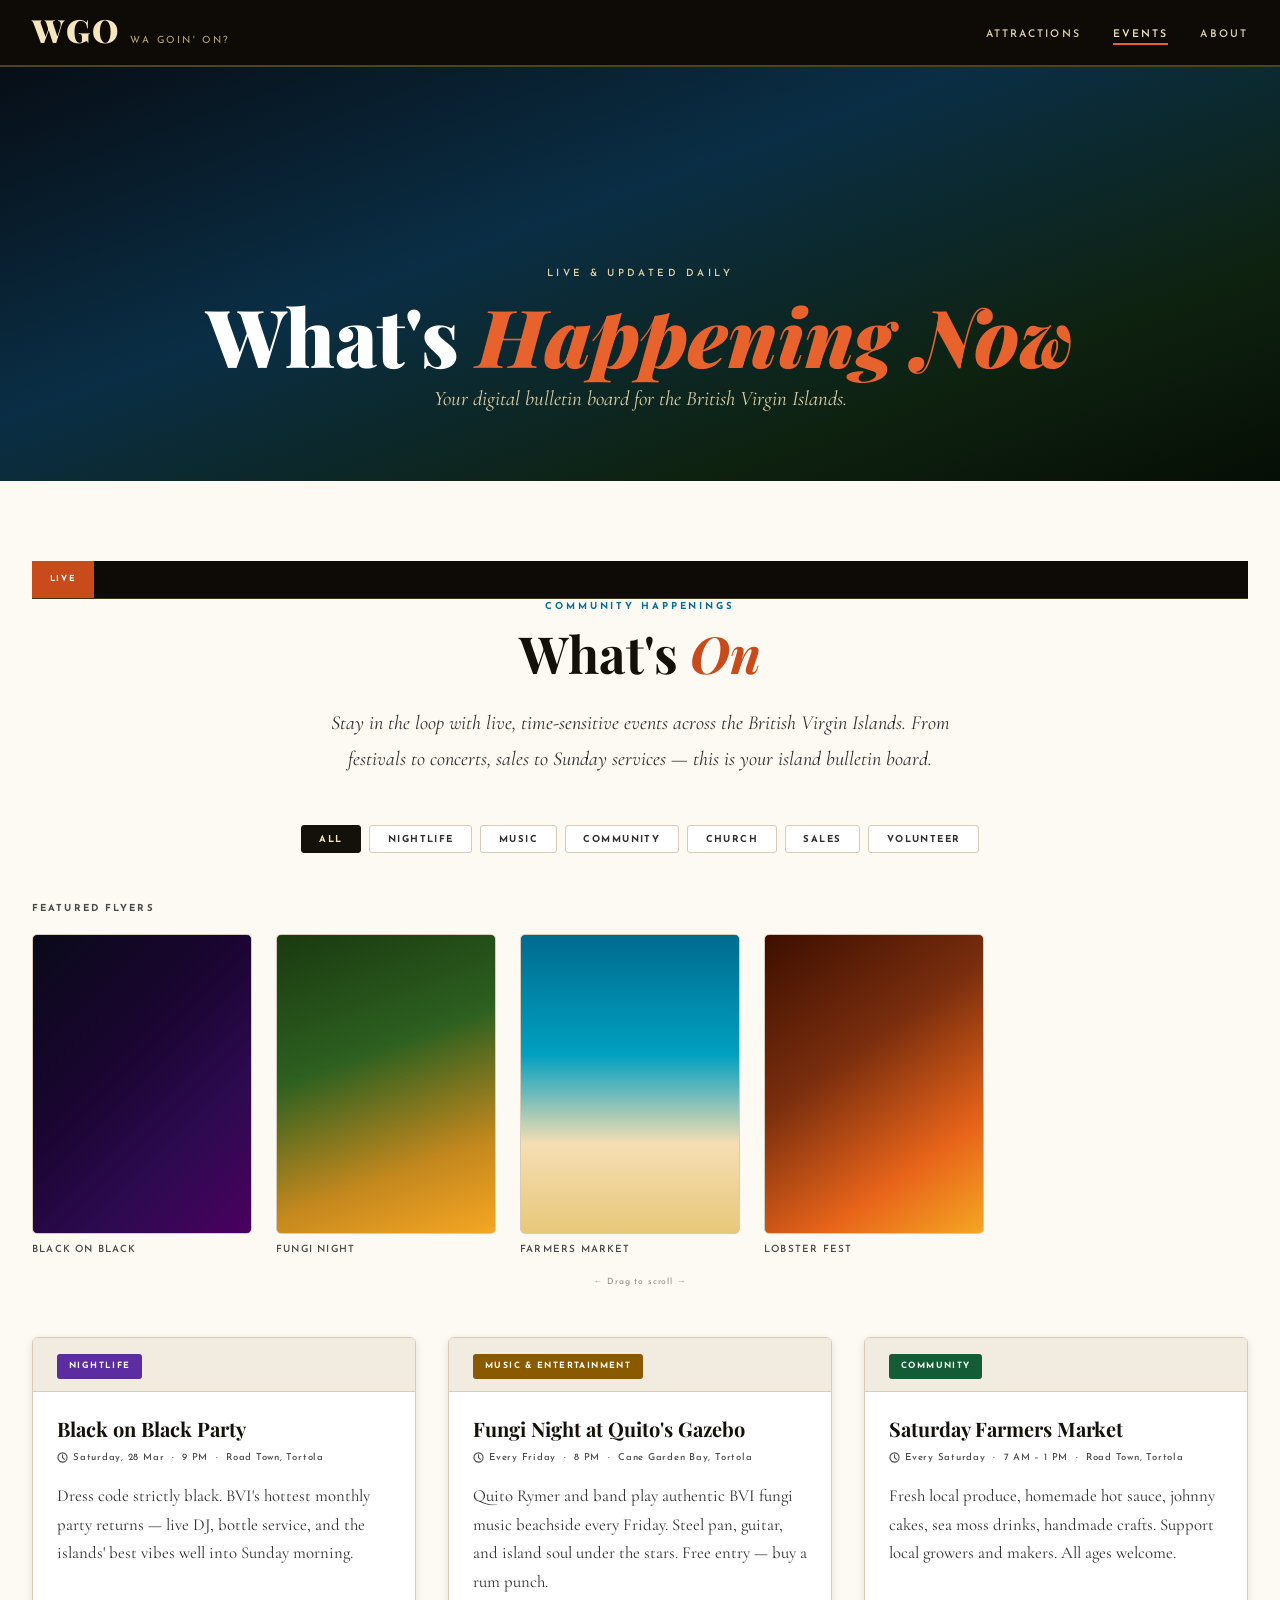
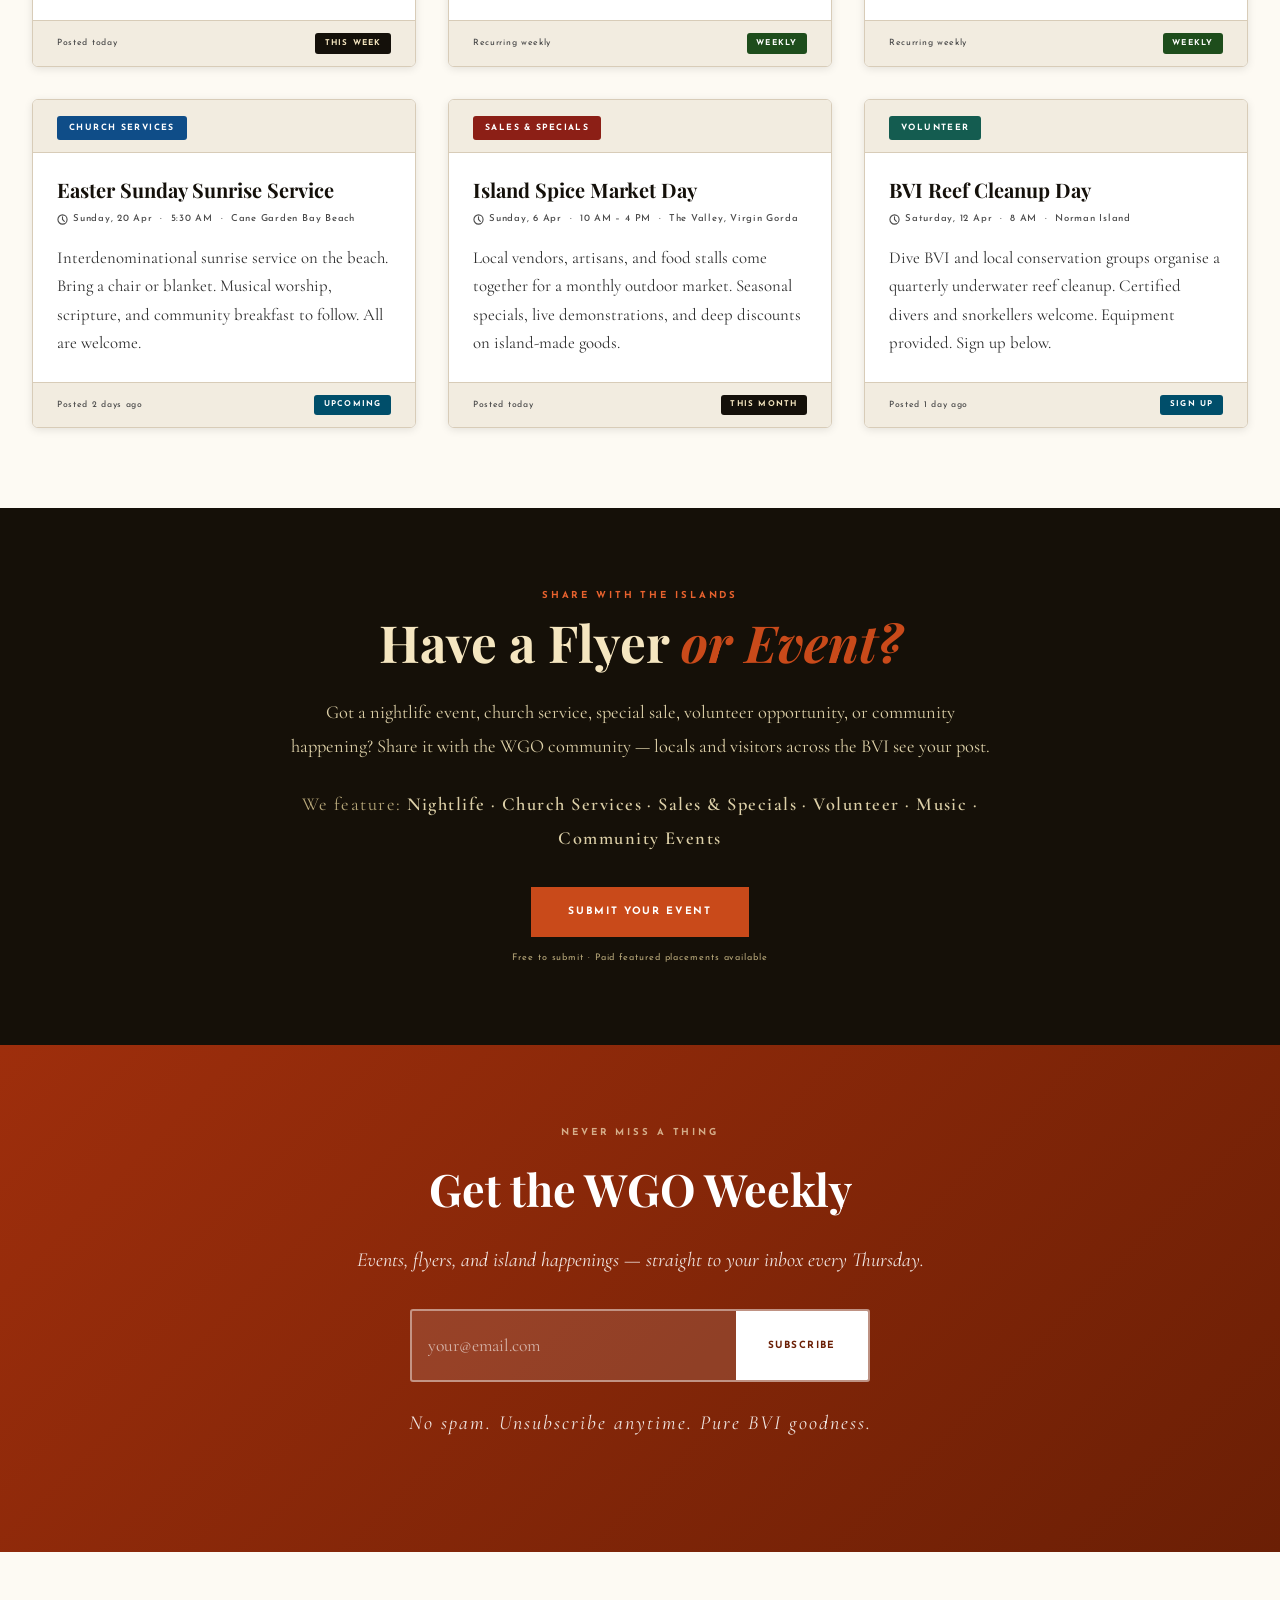
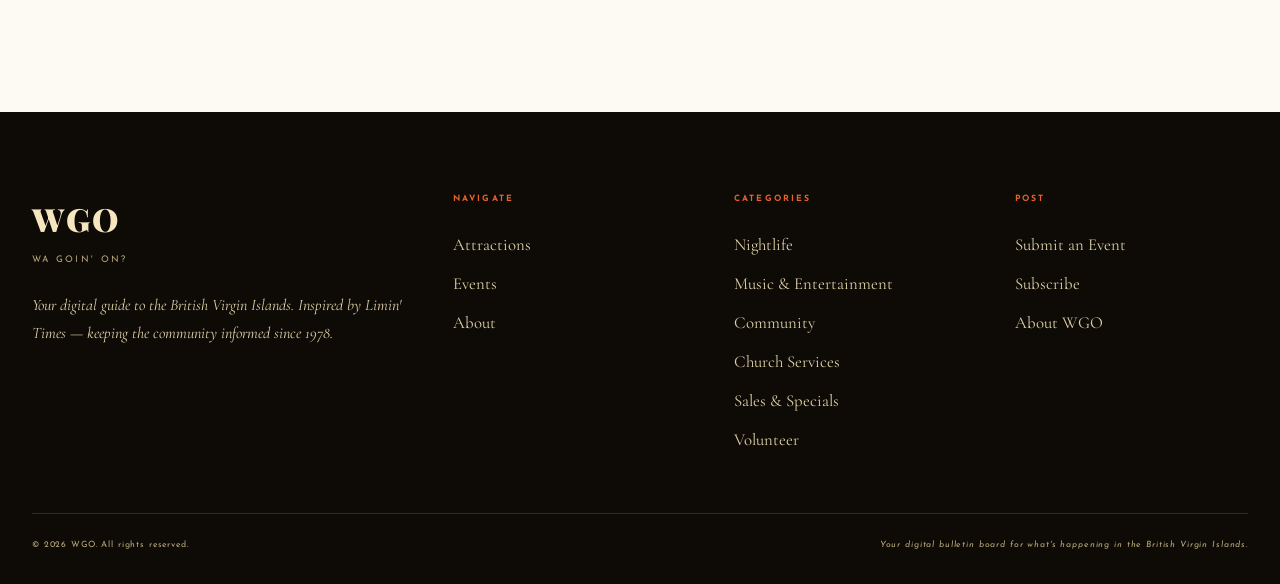
<file: events.html>
<!DOCTYPE html>
<html lang="en">
<head>
  <meta charset="UTF-8">
  <meta name="viewport" content="width=device-width, initial-scale=1.0">
  <meta name="description" content="WGO Events — Wa Goin' On? Live, time-sensitive events and community happenings across the British Virgin Islands.">
  <title>WGO Events — Wa Goin' On? | British Virgin Islands</title>
  <link href="https://fonts.googleapis.com/css2?family=Playfair+Display:ital,wght@0,700;0,900;1,400;1,700&family=Cormorant+Garamond:ital,wght@0,300;0,400;0,600;1,300;1,400&family=Josefin+Sans:wght@100;300;400;600&display=swap" rel="stylesheet">
  <style>
/* ============================================
   WGO — Wa Goin' On?
   British Virgin Islands Digital Guide
   Reworked: High-contrast, legible palette
   ============================================ */

/* ============================================
   DESIGN TOKENS
   ============================================ */
:root {
  /* Brand palette — bolder, higher contrast */
  --ocean:        #004e6a;   /* darker teal for text on light */
  --ocean-mid:    #006d94;
  --ocean-light:  #008db8;
  --sand:         #f5e6c0;   /* lighter for dark bg text */
  --sand-dark:    #c9a84c;   /* warmer gold for accents */
  --coral:        #c94a1a;   /* deeper coral — passes AA on white */
  --coral-light:  #e8622e;
  --rum:          #6b1f05;
  --palm:         #1e4d1c;
  --ivory:        #fdfaf3;   /* page background */
  --ink:          #14100a;   /* near-black for headings */
  --mid:          #3d2e1e;

  /* Category colours — all AA-rated on white/light */
  --cat-nightlife:  #5b2da0;
  --cat-music:      #8a5a00;
  --cat-community:  #145c35;
  --cat-church:     #0f4d88;
  --cat-sales:      #8c1f16;
  --cat-volunteer:  #145c50;

  /* Light-section text */
  --text-dark:    #141414;   /* headings, primary text */
  --text-body:    #2e2e2e;   /* body copy — boosted from #5a5a5a */
  --text-muted:   #4a4a4a;   /* secondary text — boosted from muted greys */

  /* Dark-section text */
  --on-dark:      #f5e6c0;   /* primary text on dark bg */
  --on-dark-body: #ddd0a8;   /* body text on dark bg */
  --on-dark-muted:#b8a87a;   /* muted text on dark bg */

  /* Surfaces */
  --bg-page:      #fdfaf3;   /* ivory page */
  --bg-card:      #ffffff;   /* white cards */
  --bg-subtle:    #f2ece0;   /* light section tint */
  --bg-dark:      #151008;   /* dark sections */
  --bg-dark-card: #1f1810;   /* cards inside dark sections */

  /* Borders */
  --border-light: #d8ccb8;   /* visible on light bg */
  --border-dark:  #3a3020;   /* visible on dark bg */

  /* Shadows */
  --shadow-sm:  0 2px 8px rgba(0,0,0,0.10);
  --shadow-md:  0 6px 20px rgba(0,0,0,0.16);
  --shadow-lg:  0 12px 40px rgba(0,0,0,0.22);

  /* Spacing */
  --sp-xs: 0.5rem;
  --sp-sm: 1rem;
  --sp-md: 1.5rem;
  --sp-lg: 2rem;
  --sp-xl: 3rem;
  --sp-2xl: 5rem;

  /* Type scale */
  --fs-xs:   0.75rem;
  --fs-sm:   0.875rem;
  --fs-base: 1rem;
  --fs-lg:   1.25rem;
  --fs-xl:   1.75rem;
  --fs-2xl:  2.5rem;
  --fs-3xl:  3.5rem;

  --ease: all 0.3s ease;
}

/* ============================================
   RESET & BASE
   ============================================ */
*, *::before, *::after { margin: 0; padding: 0; box-sizing: border-box; }
html { scroll-behavior: smooth; }

body {
  font-family: 'Cormorant Garamond', Georgia, serif;
  font-size: var(--fs-base);
  line-height: 1.7;
  color: var(--text-dark);
  background: var(--bg-page);
  overflow-x: hidden;
}

:focus-visible {
  outline: 3px solid var(--coral);
  outline-offset: 3px;
  border-radius: 2px;
}

.sr-only {
  position: absolute; width: 1px; height: 1px;
  padding: 0; margin: -1px; overflow: hidden;
  clip: rect(0,0,0,0); white-space: nowrap; border: 0;
}

.skip-to-main {
  position: absolute; top: -60px; left: var(--sp-sm);
  background: var(--coral); color: #fff;
  padding: var(--sp-xs) var(--sp-md);
  font-family: 'Josefin Sans', sans-serif;
  font-size: var(--fs-xs); font-weight: 600;
  letter-spacing: 0.1em; text-decoration: none;
  z-index: 999; border-radius: 0 0 4px 4px;
  transition: top 0.2s;
}
.skip-to-main:focus { top: 0; }

/* ============================================
   HEADER & NAV
   ============================================ */
header {
  background: #0e0b06;
  border-bottom: 2px solid rgba(201,168,76,0.35);
  position: sticky; top: 0; z-index: 200;
}

.header-container {
  max-width: 1280px; margin: 0 auto;
  padding: 0.9rem var(--sp-lg);
  display: flex; justify-content: space-between; align-items: center;
}

.logo-link {
  text-decoration: none;
  display: flex; align-items: baseline; gap: 0.65rem;
}

.logo-wgo {
  font-family: 'Playfair Display', serif;
  font-size: 2rem; font-weight: 900;
  color: var(--sand);            /* #f5e6c0 on #0e0b06 — 13:1 contrast */
  letter-spacing: 0.06em;
  line-height: 1;
}

.logo-tag {
  font-family: 'Josefin Sans', sans-serif;
  font-size: 0.62rem; font-weight: 400;
  letter-spacing: 0.25em; text-transform: uppercase;
  color: var(--on-dark-muted);   /* #b8a87a on dark — 5.5:1 */
}

nav[role="navigation"] ul {
  list-style: none; display: flex; gap: var(--sp-lg); align-items: center;
}

nav[role="navigation"] a {
  font-family: 'Josefin Sans', sans-serif;
  font-size: 0.66rem; font-weight: 600;
  letter-spacing: 0.2em; text-transform: uppercase;
  color: var(--on-dark-body);    /* #ddd0a8 on dark — 8:1 */
  text-decoration: none;
  padding-bottom: 3px;
  border-bottom: 2px solid transparent;
  transition: var(--ease);
}

nav[role="navigation"] a:hover,
nav[role="navigation"] a.active {
  color: var(--sand);
  border-bottom-color: var(--coral-light);
}

/* ============================================
   HERO (Attractions page)
   ============================================ */
.hero {
  height: 100vh; min-height: 600px;
  position: relative; display: flex; align-items: flex-end;
  overflow: hidden;
}

.hero-bg {
  position: absolute; inset: 0;
  background:
    radial-gradient(ellipse 80% 55% at 50% 28%, rgba(0,141,184,0.18) 0%, transparent 70%),
    linear-gradient(180deg, #060f18 0%, #0a2e45 28%, #084e68 52%, #122e18 74%, #090e07 100%);
}

.hero-stars { position: absolute; inset: 0; pointer-events: none; }

.star {
  position: absolute; border-radius: 50%; background: #fff;
  animation: twinkle 3s ease-in-out infinite;
}

@keyframes twinkle {
  0%, 100% { opacity: 0.6; transform: scale(1); }
  50%       { opacity: 1;   transform: scale(1.4); }
}

.hero-sun {
  position: absolute; top: 11%; left: 50%; transform: translateX(-50%);
  width: 110px; height: 110px; border-radius: 50%;
  background: radial-gradient(circle, #ffe57a 0%, #f5a523 55%, transparent 100%);
  box-shadow: 0 0 70px 35px rgba(245,165,35,0.25), 0 0 180px 90px rgba(245,165,35,0.08);
  animation: sunpulse 4s ease-in-out infinite;
}

@keyframes sunpulse {
  0%,100% { box-shadow: 0 0 70px 35px rgba(245,165,35,0.25), 0 0 180px 90px rgba(245,165,35,0.08); }
  50%     { box-shadow: 0 0 95px 55px rgba(245,165,35,0.35), 0 0 220px 110px rgba(245,165,35,0.12); }
}

.hero-palms  { position: absolute; bottom: 14%; width: 100%; pointer-events: none; }
.hero-island { position: absolute; bottom: 0; left: 50%; transform: translateX(-50%); width: 100%; max-width: 960px; pointer-events: none; }

.hero-content {
  position: relative; z-index: 10;
  width: 100%; padding: 0 var(--sp-lg) 7rem;
  text-align: center;
}

.hero-kicker {
  font-family: 'Josefin Sans', sans-serif;
  font-size: 0.62rem; font-weight: 600;
  letter-spacing: 0.35em; text-transform: uppercase;
  color: var(--on-dark-body);   /* high contrast on dark hero */
  display: block; margin-bottom: 0.75rem;
  animation: fadeUp 0.9s ease both;
}

.hero-title {
  display: flex; flex-direction: column; align-items: center;
  margin-bottom: 0.6rem;
  animation: fadeUp 0.9s 0.12s ease both;
}

.hero-title-wgo {
  font-family: 'Playfair Display', serif;
  font-size: clamp(5rem, 14vw, 10rem);
  font-weight: 900; line-height: 0.85;
  color: #fff;                   /* pure white on very dark hero — max contrast */
  letter-spacing: 0.04em;
}

.hero-title-sub {
  font-family: 'Playfair Display', serif;
  font-size: clamp(1.4rem, 4vw, 2.8rem);
  font-style: italic; font-weight: 400;
  color: var(--coral-light);     /* #e8622e — warm, vivid, readable */
  margin-top: 0.2rem;
}

.hero-subtitle {
  font-family: 'Cormorant Garamond', serif;
  font-size: clamp(1.05rem, 2.2vw, 1.5rem);
  font-weight: 400; font-style: italic;
  color: var(--on-dark-body);    /* #ddd0a8 — good on dark */
  margin-bottom: var(--sp-lg);
  animation: fadeUp 0.9s 0.25s ease both;
}

.hero-ctas {
  display: flex; gap: var(--sp-sm);
  justify-content: center; flex-wrap: wrap;
  animation: fadeUp 0.9s 0.38s ease both;
}

.scroll-hint {
  position: absolute; bottom: 1.5rem; left: 50%; transform: translateX(-50%);
  display: flex; flex-direction: column; align-items: center; gap: 0.4rem;
  animation: fadeUp 1s 0.9s ease both, bounce 2.2s 2s ease-in-out infinite;
}

.scroll-hint span {
  font-family: 'Josefin Sans', sans-serif;
  font-size: 0.52rem; letter-spacing: 0.25em; text-transform: uppercase;
  color: var(--on-dark-muted);
}

@keyframes fadeUp {
  from { opacity: 0; transform: translateY(22px); }
  to   { opacity: 1; transform: translateY(0); }
}

@keyframes bounce {
  0%, 100% { transform: translateX(-50%) translateY(0); }
  50%       { transform: translateX(-50%) translateY(7px); }
}

/* ============================================
   EVENTS HERO (smaller, events page)
   ============================================ */
.events-hero {
  height: 46vh; min-height: 320px;
  position: relative; display: flex; align-items: flex-end; overflow: hidden;
}

.events-hero-bg {
  position: absolute; inset: 0;
  background: linear-gradient(160deg, #070e16 0%, #0a2e45 40%, #0e2210 75%, #060e05 100%);
}

.events-hero-content {
  position: relative; z-index: 5;
  width: 100%; padding: 0 var(--sp-lg) 4rem; text-align: center;
}

.events-hero-title {
  font-family: 'Playfair Display', serif;
  font-size: clamp(2.5rem, 7vw, 5rem);
  font-weight: 900; line-height: 1;
  color: #fff;                   /* white on very dark — max contrast */
  margin-bottom: 0.4rem;
}

.events-hero-title em { font-style: italic; color: var(--coral-light); }

.events-hero-sub {
  font-family: 'Cormorant Garamond', serif;
  font-size: clamp(1rem, 2vw, 1.3rem);
  font-style: italic; font-weight: 400;
  color: var(--on-dark-body);    /* #ddd0a8 — clearly visible */
}

/* ============================================
   TICKER BAND
   ============================================ */
.ticker-band {
  background: #0e0b06;
  border-bottom: 1px solid rgba(201,168,76,0.25);
  display: flex; align-items: center;
  overflow: hidden; height: 38px;
}

.ticker-label {
  font-family: 'Josefin Sans', sans-serif;
  font-size: 0.52rem; font-weight: 700;
  letter-spacing: 0.2em; text-transform: uppercase;
  color: #fff; background: var(--coral);
  padding: 0 1.1rem; height: 100%;
  display: flex; align-items: center;
  flex-shrink: 0; white-space: nowrap;
}

.ticker-track { flex: 1; overflow: hidden; white-space: nowrap; }

.ticker-track span {
  display: inline-block;
  animation: ticker 35s linear infinite;
  font-family: 'Josefin Sans', sans-serif;
  font-size: 0.62rem; font-weight: 400;
  letter-spacing: 0.1em;
  color: var(--on-dark-body);    /* #ddd0a8 — readable on dark ticker */
  padding-left: 100%;
}

@keyframes ticker {
  from { transform: translateX(0); }
  to   { transform: translateX(-100%); }
}

/* ============================================
   LAYOUT WRAPPER
   ============================================ */
main {
  max-width: 1280px; margin: 0 auto;
  padding: var(--sp-2xl) var(--sp-lg);
}

/* ============================================
   SECTION TYPOGRAPHY
   ============================================ */
.section-label {
  font-family: 'Josefin Sans', sans-serif;
  font-size: 0.6rem; font-weight: 700;
  letter-spacing: 0.3em; text-transform: uppercase;
  color: var(--ocean-mid);       /* #006d94 on ivory — 5.5:1 */
  display: block; margin-bottom: 0.6rem;
}

.section-title {
  font-family: 'Playfair Display', serif;
  font-size: clamp(1.9rem, 4.5vw, 3.2rem);
  font-weight: 700; line-height: 1.1;
  color: var(--ink);             /* #14100a on ivory — 18:1 */
}

.section-title em { font-style: italic; color: var(--coral); }

.section-header { text-align: center; margin-bottom: var(--sp-xl); }

.section-intro {
  font-family: 'Cormorant Garamond', serif;
  font-size: clamp(1.05rem, 1.8vw, 1.25rem);
  font-weight: 400; font-style: italic;
  color: var(--text-body);       /* #2e2e2e — 10:1 on ivory */
  max-width: 680px; margin: var(--sp-md) auto 0; line-height: 1.8;
}

/* ============================================
   BUTTONS
   ============================================ */
.btn-primary {
  display: inline-block;
  font-family: 'Josefin Sans', sans-serif;
  font-size: 0.64rem; font-weight: 700;
  letter-spacing: 0.18em; text-transform: uppercase;
  color: #fff;
  background: var(--coral);      /* coral bg, white text — 4.6:1 AA ✓ */
  padding: 0.9rem 2.2rem; text-decoration: none;
  border: 2px solid var(--coral);
  cursor: pointer;
  transition: background 0.2s, color 0.2s, border-color 0.2s;
}

.btn-primary:hover {
  background: var(--rum);
  border-color: var(--rum);
  color: #fff;
}

.btn-secondary {
  display: inline-block;
  font-family: 'Josefin Sans', sans-serif;
  font-size: 0.64rem; font-weight: 700;
  letter-spacing: 0.18em; text-transform: uppercase;
  color: var(--sand);            /* light text on transparent/dark bg */
  background: transparent;
  padding: 0.9rem 2.2rem; text-decoration: none;
  border: 2px solid var(--sand-dark);
  cursor: pointer; transition: var(--ease);
}

.btn-secondary:hover {
  background: rgba(245,230,192,0.12);
  border-color: var(--sand);
  color: #fff;
}

/* ============================================
   ATTRACTION CARDS
   ============================================ */
.articles-grid {
  display: grid;
  grid-template-columns: repeat(auto-fill, minmax(320px, 1fr));
  gap: var(--sp-lg);
}

.attraction-card {
  background: var(--bg-card);    /* white */
  border: 1px solid var(--border-light);
  border-radius: 6px; overflow: hidden;
  display: flex; flex-direction: column;
  transition: var(--ease);
  box-shadow: var(--shadow-sm); cursor: pointer;
}

.attraction-card:hover {
  transform: translateY(-5px);
  box-shadow: var(--shadow-md);
  border-color: var(--sand-dark);
}

.attraction-card:focus { outline: 3px solid var(--coral); outline-offset: 2px; }

.card-img-wrap { position: relative; height: 200px; overflow: hidden; }

.card-img {
  position: absolute; inset: 0;
  background-size: cover; background-position: center;
  transition: transform 0.7s ease;
}

.attraction-card:hover .card-img { transform: scale(1.06); }

/* Card image gradient backgrounds */
.bg-baths       { background: radial-gradient(ellipse at 40% 65%, #e8d5a3 0%, #c4a96b 25%, #006b8f 55%, #003850 100%); }
.bg-rhone       { background: linear-gradient(180deg, #001830 0%, #003060 35%, #0055a0 60%, #0088cc 85%, #00aad4 100%); }
.bg-soggydollar { background: linear-gradient(170deg, #87ceeb 0%, #87ceeb 38%, #f5deb3 38%, #f5deb3 55%, #006b8f 55%, #004060 100%); }
.bg-anegada     { background: linear-gradient(180deg, #87ceeb 0%, #c9e8f0 45%, #e8f8ff 45%, #e8f8ff 53%, #006b8f 53%, #004888 100%); }
.bg-cane        { background: linear-gradient(160deg, #1a4a30 0%, #2d7a50 30%, #00a0c0 60%, #006b8f 100%); }
.bg-norman      { background: radial-gradient(ellipse at 35% 40%, #003366 0%, #006b8f 40%, #00a8cc 70%, #004028 100%); }

.card-category {
  position: absolute; top: var(--sp-sm); right: var(--sp-sm);
  font-family: 'Josefin Sans', sans-serif;
  font-size: 0.54rem; font-weight: 700;
  letter-spacing: 0.15em; text-transform: uppercase;
  color: #fff; background: var(--coral);
  padding: 0.28rem 0.7rem; border-radius: 3px;
}

.card-body {
  padding: var(--sp-md); flex: 1; display: flex; flex-direction: column;
  background: var(--bg-card);    /* white card body */
}

.card-body header {
  border-bottom: 1px solid var(--border-light);
  padding-bottom: var(--sp-sm); margin-bottom: var(--sp-sm);
}

.card-body h3 {
  font-family: 'Playfair Display', serif;
  font-size: 1.35rem; font-weight: 700;
  color: var(--ink);             /* near-black on white — 18:1 */
  margin-bottom: 0.25rem;
}

.location {
  font-family: 'Josefin Sans', sans-serif;
  font-size: 0.6rem; font-weight: 700;
  letter-spacing: 0.12em; text-transform: uppercase;
  color: var(--coral);           /* #c94a1a on white — 5.2:1 AA ✓ */
  display: flex; align-items: center; gap: 4px;
}

.description {
  font-family: 'Cormorant Garamond', serif;
  font-size: 1.05rem; font-weight: 400;
  color: var(--text-body);       /* #2e2e2e on white — 10:1 */
  line-height: 1.75; flex: 1; margin-bottom: var(--sp-sm);
}

.card-meta { display: flex; gap: 0.5rem; flex-wrap: wrap; margin-top: auto; }

.tag {
  font-family: 'Josefin Sans', sans-serif;
  font-size: 0.52rem; font-weight: 700;
  letter-spacing: 0.12em; text-transform: uppercase;
  color: var(--ocean);           /* #004e6a on light tint — 8:1 */
  background: rgba(0,78,106,0.10);
  padding: 0.22rem 0.65rem; border-radius: 3px;
  border: 1px solid rgba(0,78,106,0.18);
}

/* ============================================
   PULL QUOTE
   ============================================ */
.pull-quote {
  margin: var(--sp-2xl) 0;
  padding: var(--sp-2xl) var(--sp-lg);
  text-align: center; position: relative;
  border-top: 2px solid var(--border-light);
  border-bottom: 2px solid var(--border-light);
  background: var(--bg-subtle);  /* warm off-white — readable */
  overflow: hidden;
}

.pull-quote::before {
  content: '"';
  position: absolute; top: -1.5rem; left: 50%; transform: translateX(-50%);
  font-family: 'Playfair Display', serif;
  font-size: 18rem; font-weight: 900;
  color: rgba(201,168,76,0.10); line-height: 1;
  pointer-events: none;
}

.quote-text {
  font-family: 'Playfair Display', serif;
  font-size: clamp(1.4rem, 3.5vw, 2.5rem);
  font-weight: 400; font-style: italic;
  color: var(--ink);             /* #14100a on #f2ece0 — 15:1 */
  max-width: 760px; margin: 0 auto var(--sp-md);
  line-height: 1.45; position: relative;
}

.quote-attr {
  font-family: 'Josefin Sans', sans-serif;
  font-size: 0.6rem; font-weight: 600;
  letter-spacing: 0.22em; text-transform: uppercase;
  color: var(--mid);             /* #3d2e1e on light — 7:1 */
}

/* ============================================
   EVENTS TEASER (Attractions page)
   ============================================ */
.events-teaser {
  background: var(--bg-dark);    /* #151008 */
  padding: var(--sp-2xl) var(--sp-lg);
  margin: 0 calc(-1 * var(--sp-lg));
}

.teaser-content {
  max-width: 1100px; margin: 0 auto;
  display: grid; grid-template-columns: 1fr 1fr;
  gap: var(--sp-2xl); align-items: center;
}

.teaser-text .section-label { color: var(--coral-light); }/* bright on dark */
.teaser-text .section-title { color: var(--sand); }        /* light gold on dark */

.teaser-body {
  font-family: 'Cormorant Garamond', serif;
  font-size: 1.15rem; font-weight: 400; font-style: italic;
  color: var(--on-dark-body);    /* #ddd0a8 — 7:1 on #151008 */
  margin: var(--sp-md) 0 var(--sp-lg); line-height: 1.85;
}

.teaser-cats {
  list-style: none; display: flex; flex-wrap: wrap;
  gap: 0.6rem var(--sp-md); margin-bottom: var(--sp-lg);
}

.teaser-cats li {
  font-family: 'Josefin Sans', sans-serif;
  font-size: 0.62rem; font-weight: 600;
  letter-spacing: 0.12em; text-transform: uppercase;
  color: var(--on-dark-body);    /* #ddd0a8 on dark — readable */
  display: flex; align-items: center; gap: 7px;
}

.cat-dot { width: 9px; height: 9px; border-radius: 50%; flex-shrink: 0; }
.cat-dot.nightlife  { background: #9d76e8; }  /* lightened for dark bg */
.cat-dot.church     { background: #5b9bd5; }
.cat-dot.sales      { background: #e07060; }
.cat-dot.volunteer  { background: #4db8a8; }
.cat-dot.music      { background: #d4a040; }
.cat-dot.community  { background: #4dbb7a; }

/* Mini preview cards on dark bg */
.teaser-board { display: grid; grid-template-columns: 1fr 1fr; gap: 0.85rem; }

.mini-card {
  background: var(--bg-dark-card); /* #1f1810 */
  border: 1px solid var(--border-dark);
  border-radius: 5px; padding: var(--sp-sm);
  display: flex; flex-direction: column; gap: 0.35rem;
  transition: var(--ease); cursor: default;
}

.mini-card:hover {
  background: #2a2015;
  border-color: rgba(201,168,76,0.4);
}

.mc-tag {
  font-family: 'Josefin Sans', sans-serif;
  font-size: 0.5rem; font-weight: 700;
  letter-spacing: 0.15em; text-transform: uppercase;
  color: var(--coral-light);     /* vivid on dark */
}

.mc-title {
  font-family: 'Playfair Display', serif;
  font-size: 0.98rem; font-weight: 700;
  color: var(--sand);            /* #f5e6c0 on dark — 10:1 */
  line-height: 1.25;
}

.mc-meta {
  font-family: 'Josefin Sans', sans-serif;
  font-size: 0.54rem; font-weight: 400;
  letter-spacing: 0.1em;
  color: var(--on-dark-muted);   /* #b8a87a — 4.5:1 on dark — AA ✓ */
}

/* ============================================
   ABOUT SECTION
   ============================================ */
.about-section { padding: var(--sp-2xl) 0; }

.about-inner {
  display: grid; grid-template-columns: 1.4fr 1fr;
  gap: var(--sp-2xl); align-items: start;
}

.about-text .section-title { margin-bottom: var(--sp-md); }

.about-text p {
  font-family: 'Cormorant Garamond', serif;
  font-size: 1.1rem; color: var(--text-body); /* #2e2e2e — readable on ivory */
  line-height: 1.85; margin-bottom: var(--sp-md);
}

.about-text strong { color: var(--ink); font-weight: 600; }
.about-text em { color: var(--ocean-mid); font-style: italic; }

.about-note {
  background: var(--bg-card);
  border: 1px solid var(--border-light);
  border-left: 5px solid var(--coral);
  padding: var(--sp-md); border-radius: 0 5px 5px 0;
  font-family: 'Cormorant Garamond', serif;
  font-size: 1.05rem; color: var(--text-body); /* dark body text */
  margin-top: var(--sp-lg); line-height: 1.75;
}

.about-note strong { color: var(--coral); font-weight: 600; }

.about-stats { display: grid; grid-template-columns: 1fr 1fr; gap: var(--sp-md); }

.stat-block {
  background: var(--bg-card);
  border: 1px solid var(--border-light);
  padding: var(--sp-lg); text-align: center;
  border-radius: 5px; transition: var(--ease);
}

.stat-block:hover { box-shadow: var(--shadow-md); border-color: var(--sand-dark); }

.stat-num {
  display: block;
  font-family: 'Playfair Display', serif;
  font-size: 2.5rem; font-weight: 900;
  color: var(--coral);           /* #c94a1a on white — 5.2:1 AA ✓ */
  line-height: 1; margin-bottom: 0.4rem;
}

.stat-label {
  font-family: 'Josefin Sans', sans-serif;
  font-size: 0.57rem; font-weight: 700;
  letter-spacing: 0.18em; text-transform: uppercase;
  color: var(--text-muted);      /* #4a4a4a on white — 7:1 */
}

/* ============================================
   FILTER BAR (Events page)
   ============================================ */
.filter-bar {
  display: flex; gap: 0.5rem; flex-wrap: wrap;
  margin-bottom: var(--sp-xl); justify-content: center;
}

.filter-btn {
  font-family: 'Josefin Sans', sans-serif;
  font-size: 0.6rem; font-weight: 700;
  letter-spacing: 0.15em; text-transform: uppercase;
  color: var(--text-body);       /* dark on light bg */
  background: var(--bg-card);
  border: 1px solid var(--border-light);
  padding: 0.55rem 1.1rem; cursor: pointer;
  border-radius: 3px; transition: var(--ease);
}

.filter-btn:hover { border-color: var(--ocean-mid); color: var(--ocean); }

.filter-btn.active,
.filter-btn[aria-pressed="true"] {
  background: var(--ink); color: var(--sand);
  border-color: var(--ink);
}

/* ============================================
   FLYER SCROLL (Events page)
   ============================================ */
.flyer-scroll-wrap { margin-bottom: var(--sp-xl); }

.flyer-label {
  font-family: 'Josefin Sans', sans-serif;
  font-size: 0.6rem; font-weight: 700;
  letter-spacing: 0.22em; text-transform: uppercase;
  color: var(--text-muted); margin-bottom: var(--sp-sm);
}

.horizontal-scroll-container {
  display: flex; gap: var(--sp-md);
  overflow-x: auto; padding-bottom: 0.5rem;
  cursor: grab; scrollbar-width: none; -ms-overflow-style: none;
}

.horizontal-scroll-container::-webkit-scrollbar { display: none; }
.horizontal-scroll-container:active { cursor: grabbing; }

.flyer-card { flex: 0 0 220px; display: flex; flex-direction: column; gap: 0.5rem; }

.flyer-img {
  height: 300px; border-radius: 5px;
  border: 1px solid var(--border-light);
  background-size: cover; background-position: center;
  transition: transform 0.4s ease;
}

.flyer-card:hover .flyer-img { transform: scale(1.02); }

.flyer-1 { background: linear-gradient(135deg, #0a0a1a 0%, #1a0530 40%, #2d0a50 70%, #4a0060 100%); }
.flyer-2 { background: linear-gradient(160deg, #1a3a10 0%, #2d6020 40%, #c4881e 75%, #f5a623 100%); }
.flyer-3 { background: linear-gradient(180deg, #006b8f 0%, #00a0c0 40%, #f5deb3 70%, #e8c87a 100%); }
.flyer-4 { background: linear-gradient(145deg, #3d0f00 0%, #7a2e0e 40%, #e8641a 75%, #f5a623 100%); }

.flyer-caption {
  font-family: 'Josefin Sans', sans-serif;
  font-size: 0.62rem; font-weight: 600;
  letter-spacing: 0.12em; text-transform: uppercase;
  color: var(--text-muted);
}

.flyer-hint {
  font-family: 'Josefin Sans', sans-serif;
  font-size: 0.54rem; letter-spacing: 0.1em;
  color: var(--text-muted); opacity: 0.6;
  margin-top: 0.5rem; text-align: center;
}

/* ============================================
   BULLETIN BOARD (Events page)
   ============================================ */
.bulletin-board {
  display: grid;
  grid-template-columns: repeat(auto-fill, minmax(300px, 1fr));
  gap: var(--sp-lg);
}

.bulletin-card {
  background: var(--bg-card);    /* white */
  border: 1px solid var(--border-light);
  border-radius: 6px; overflow: hidden;
  display: flex; flex-direction: column;
  box-shadow: var(--shadow-sm);
  transition: var(--ease); cursor: pointer;
}

.bulletin-card:hover { transform: translateY(-4px); box-shadow: var(--shadow-md); }
.bulletin-card:focus { outline: 3px solid var(--coral); outline-offset: 2px; }
.bulletin-card.hidden { display: none; }

.bulletin-card .card-header {
  padding: 0.75rem var(--sp-md);
  border-bottom: 1px solid var(--border-light);
  background: var(--bg-subtle);  /* very light warm grey */
}

/* Category label colours — all white text, high contrast */
.event-label {
  font-family: 'Josefin Sans', sans-serif;
  font-size: 0.54rem; font-weight: 700;
  letter-spacing: 0.16em; text-transform: uppercase;
  padding: 0.3rem 0.75rem; border-radius: 3px;
  display: inline-block; color: #fff;
}

.event-label.nightlife  { background: var(--cat-nightlife); }/* #5b2da0 — 7:1 ✓ */
.event-label.music      { background: var(--cat-music); }    /* #8a5a00 — 5:1 ✓ */
.event-label.community  { background: var(--cat-community); }/* #145c35 — 6:1 ✓ */
.event-label.church     { background: var(--cat-church); }   /* #0f4d88 — 7:1 ✓ */
.event-label.sales      { background: var(--cat-sales); }    /* #8c1f16 — 7:1 ✓ */
.event-label.volunteer  { background: var(--cat-volunteer); }/* #145c50 — 6:1 ✓ */
.event-label:not([class*=" "]) { background: var(--ocean); }

.bulletin-card .card-content { padding: var(--sp-md); flex: 1; }

.bulletin-card h3 {
  font-family: 'Playfair Display', serif;
  font-size: 1.25rem; font-weight: 700;
  color: var(--ink);             /* #14100a on white */
  margin-bottom: 0.5rem; line-height: 1.3;
}

.event-meta {
  font-family: 'Josefin Sans', sans-serif;
  font-size: 0.6rem; font-weight: 500;
  letter-spacing: 0.08em; color: var(--text-muted); /* #4a4a4a */
  margin-bottom: var(--sp-sm);
  display: flex; align-items: center; gap: 5px;
}

.event-description {
  font-family: 'Cormorant Garamond', serif;
  font-size: 1.05rem; color: var(--text-body); /* #2e2e2e */
  line-height: 1.7;
}

.card-footer {
  padding: 0.75rem var(--sp-md);
  border-top: 1px solid var(--border-light);
  background: var(--bg-subtle);
  display: flex; justify-content: space-between; align-items: center;
}

.event-date {
  font-family: 'Josefin Sans', sans-serif;
  font-size: 0.54rem; font-weight: 500;
  letter-spacing: 0.08em; color: var(--text-muted);
}

.event-badge {
  font-family: 'Josefin Sans', sans-serif;
  font-size: 0.5rem; font-weight: 700;
  letter-spacing: 0.15em; text-transform: uppercase;
  background: var(--ink); color: var(--sand);
  padding: 0.22rem 0.6rem; border-radius: 3px;
}

.event-badge.recurring { background: var(--palm); color: #fff; }
.event-badge.upcoming  { background: var(--ocean); color: #fff; }

/* ============================================
   POST EVENT SECTION
   ============================================ */
.post-event-section {
  margin: var(--sp-2xl) calc(-1 * var(--sp-lg)) 0;
  background: var(--bg-dark);
  padding: var(--sp-2xl) var(--sp-lg);
}

.post-event-inner { max-width: 700px; margin: 0 auto; text-align: center; }

.post-event-content .section-label { color: var(--coral-light); }
.post-event-content .section-title {
  color: var(--sand);            /* #f5e6c0 on #151008 — 10:1 */
  margin-bottom: var(--sp-md);
}

.post-event-content p {
  font-family: 'Cormorant Garamond', serif;
  font-size: 1.15rem; font-weight: 400;
  color: var(--on-dark-body);    /* #ddd0a8 — good on dark */
  line-height: 1.85; margin-bottom: var(--sp-md);
}

.post-cats {
  font-family: 'Josefin Sans', sans-serif;
  font-size: 0.62rem; font-weight: 400;
  letter-spacing: 0.08em;
  color: var(--on-dark-muted) !important; /* #b8a87a — 4.5:1 AA ✓ */
  margin-bottom: var(--sp-lg) !important;
}

.post-cats strong { color: var(--on-dark-body); font-weight: 600; }

.post-cta-group { display: flex; flex-direction: column; align-items: center; gap: 0.8rem; }

.post-note {
  font-family: 'Josefin Sans', sans-serif;
  font-size: 0.57rem; font-weight: 400;
  letter-spacing: 0.1em;
  color: var(--on-dark-muted);
}

/* ============================================
   SUBSCRIBE SECTION
   ============================================ */
.subscribe-section {
  background: linear-gradient(135deg, #9e2e0c 0%, #6b1f05 100%);
  padding: var(--sp-2xl) var(--sp-lg);
  margin: 0 calc(-1 * var(--sp-lg));
  text-align: center;
}

.subscribe-content .section-label { color: rgba(245,230,192,0.7); }

.subscribe-content h2 {
  font-family: 'Playfair Display', serif;
  font-size: clamp(1.8rem, 4vw, 2.8rem);
  font-weight: 700; color: #fff;  /* pure white — max contrast */
  margin-bottom: var(--sp-sm);
}

.subscribe-content > p {
  font-family: 'Cormorant Garamond', serif;
  font-size: 1.25rem; font-style: italic;
  color: rgba(255,255,255,0.88); /* near-white — easily legible */
  margin-bottom: var(--sp-lg);
}

.subscribe-form {
  display: flex; max-width: 460px;
  margin: 0 auto var(--sp-md);
  border: 2px solid rgba(255,255,255,0.5);
  border-radius: 3px; overflow: hidden;
}

.subscribe-form input {
  flex: 1; background: rgba(255,255,255,0.12);
  border: none; padding: var(--sp-md) var(--sp-sm);
  font-family: 'Cormorant Garamond', serif;
  font-size: 1.1rem; color: #fff; outline: none; min-width: 0;
}

.subscribe-form input::placeholder { color: rgba(255,255,255,0.6); }

.btn-submit {
  background: #fff; border: none;
  padding: var(--sp-md) var(--sp-lg);
  font-family: 'Josefin Sans', sans-serif;
  font-size: 0.62rem; font-weight: 700;
  letter-spacing: 0.15em; text-transform: uppercase;
  color: #6b1f05;                /* dark rum on white — 8:1 */
  cursor: pointer; flex-shrink: 0; transition: background 0.2s;
}

.btn-submit:hover { background: var(--sand); color: var(--ink); }

.subscribe-note {
  font-family: 'Josefin Sans', sans-serif;
  font-size: 0.57rem; font-weight: 400;
  letter-spacing: 0.1em; color: rgba(255,255,255,0.6);
}

/* ============================================
   FOOTER
   ============================================ */
footer {
  background: #0e0b06;
  padding: var(--sp-2xl) var(--sp-lg) 0;
  margin-top: var(--sp-2xl);
}

.footer-inner {
  max-width: 1280px; margin: 0 auto;
  display: grid; grid-template-columns: 1.6fr 1fr 1fr 1fr;
  gap: var(--sp-xl);
  padding-bottom: var(--sp-xl);
  border-bottom: 1px solid rgba(201,168,76,0.2);
}

.footer-logo {
  font-family: 'Playfair Display', serif;
  font-size: 2rem; font-weight: 900;
  color: var(--sand);            /* #f5e6c0 on #0e0b06 — 13:1 */
  letter-spacing: 0.06em; display: block; margin-bottom: 0.3rem;
}

.footer-tag {
  font-family: 'Josefin Sans', sans-serif;
  font-size: 0.57rem; font-weight: 400;
  letter-spacing: 0.25em; text-transform: uppercase;
  color: var(--on-dark-muted);   /* #b8a87a — 4.5:1 AA ✓ */
  margin-bottom: var(--sp-md);
}

.footer-desc {
  font-family: 'Cormorant Garamond', serif;
  font-size: 1rem; font-style: italic;
  color: var(--on-dark-body);    /* #ddd0a8 — 7:1 on dark footer */
  line-height: 1.75;
}

.footer-nav-title {
  font-family: 'Josefin Sans', sans-serif;
  font-size: 0.54rem; font-weight: 700;
  letter-spacing: 0.25em; text-transform: uppercase;
  color: var(--coral-light);     /* vivid on dark */
  display: block; margin-bottom: var(--sp-md);
}

.footer-nav ul { list-style: none; }
.footer-nav li { margin-bottom: 0.65rem; }

.footer-nav a {
  font-family: 'Cormorant Garamond', serif;
  font-size: 1.05rem;
  color: var(--on-dark-body);    /* #ddd0a8 on dark — 7:1 */
  text-decoration: none; transition: color 0.2s;
}

.footer-nav a:hover { color: var(--sand); text-decoration: underline; }

.footer-bottom {
  max-width: 1280px; margin: 0 auto;
  padding: var(--sp-md) 0 var(--sp-lg);
  display: flex; justify-content: space-between; align-items: center;
  flex-wrap: wrap; gap: 0.5rem;
}

.footer-bottom p {
  font-family: 'Josefin Sans', sans-serif;
  font-size: 0.54rem; font-weight: 400;
  letter-spacing: 0.1em;
  color: var(--on-dark-muted);   /* #b8a87a — 4.5:1 AA ✓ */
}

.footer-note { font-style: italic; }

/* ============================================
   RESPONSIVE
   ============================================ */
@media (max-width: 1024px) {
  .teaser-content { grid-template-columns: 1fr; }
  .teaser-board { display: none; }
  .about-inner { grid-template-columns: 1fr; }
  .about-stats { grid-template-columns: repeat(4, 1fr); }
  .footer-inner { grid-template-columns: 1fr 1fr; gap: var(--sp-lg); }
}

@media (max-width: 768px) {
  .header-container { padding: 0.75rem var(--sp-sm); }
  .logo-tag { display: none; }
  nav[role="navigation"] ul { gap: var(--sp-md); }

  main { padding: var(--sp-xl) var(--sp-sm); }

  .hero-content { padding: 0 var(--sp-sm) 5rem; }
  .hero-ctas { flex-direction: column; align-items: center; }

  .articles-grid { grid-template-columns: 1fr; }
  .bulletin-board { grid-template-columns: 1fr; }

  .about-stats { grid-template-columns: 1fr 1fr; }
  .footer-inner { grid-template-columns: 1fr; }
  .footer-bottom { flex-direction: column; text-align: center; }

  .events-teaser  { margin: 0 calc(-1 * var(--sp-sm)); }
  .post-event-section { margin: var(--sp-xl) calc(-1 * var(--sp-sm)) 0; }
  .subscribe-section  { margin: 0 calc(-1 * var(--sp-sm)); }
}

/* ============================================
   ACCESSIBILITY
   ============================================ */
@media (prefers-reduced-motion: reduce) {
  *, *::before, *::after {
    animation-duration: 0.01ms !important;
    animation-iteration-count: 1 !important;
    transition-duration: 0.01ms !important;
  }
  .ticker-track span { animation: none; }
}

@media (prefers-contrast: more) {
  .attraction-card, .bulletin-card { border-width: 2px; }
  .description, .event-description { color: var(--ink); }
  nav[role="navigation"] a { font-weight: 700; }
}

@media print {
  header, footer, .hero, .events-hero, .ticker-band { display: none; }
  body { background: white; color: black; }
  .attraction-card, .bulletin-card { page-break-inside: avoid; break-inside: avoid; }
}
  </style>
</head>
<body class="events-page">

  <a class="skip-to-main" href="#main">Skip to main content</a>

  <header role="banner">
    <div class="header-container">
      <div class="branding">
        <a href="WGO_attractions.html" class="logo-link" aria-label="WGO Home">
          <span class="logo-wgo">WGO</span>
          <span class="logo-tag">Wa Goin' On?</span>
        </a>
      </div>
      <nav role="navigation" aria-label="Main navigation">
        <ul>
          <li><a href="WGO_attractions.html">Attractions</a></li>
          <li><a href="WGO_events.html" class="active" aria-current="page">Events</a></li>
          <li><a href="WGO_attractions.html#about">About</a></li>
        </ul>
      </nav>
    </div>
  </header>

  <div class="events-hero" role="img" aria-label="Events bulletin board header">
    <div class="events-hero-bg"></div>
    <div class="events-hero-content">
      <span class="hero-kicker">Live &amp; Updated Daily</span>
      <h1 class="events-hero-title">What's <em>Happening Now</em></h1>
      <p class="events-hero-sub">Your digital bulletin board for the British Virgin Islands.</p>
    </div>
  </div>

  <main id="main">

    <div class="ticker-band" aria-label="Latest updates">
      <span class="ticker-label">LIVE</span>
      <div class="ticker-track" aria-live="polite">
        <span>✦ New events posted daily — check back often &nbsp;&nbsp; ✦ Submit your flyer below &nbsp;&nbsp; ✦ BVI Spring Regatta — Road Town Harbour &nbsp;&nbsp; ✦ Soggy Dollar Happy Hour daily 4–6pm &nbsp;&nbsp; ✦ Anegada Lobster Festival — July &nbsp;&nbsp; ✦ Fungi Night at Quito's — every Friday &nbsp;&nbsp;</span>
      </div>
    </div>

    <section id="events" aria-labelledby="events-heading">
      <div class="section-header">
        <span class="section-label">Community Happenings</span>
        <h2 id="events-heading" class="section-title">What's <em>On</em></h2>
        <p class="section-intro">Stay in the loop with live, time-sensitive events across the British Virgin Islands. From festivals to concerts, sales to Sunday services — this is your island bulletin board.</p>
      </div>

      <div class="filter-bar" role="group" aria-label="Filter events by category">
        <button class="filter-btn active" data-filter="all" aria-pressed="true">All</button>
        <button class="filter-btn" data-filter="nightlife" aria-pressed="false">Nightlife</button>
        <button class="filter-btn" data-filter="music" aria-pressed="false">Music</button>
        <button class="filter-btn" data-filter="community" aria-pressed="false">Community</button>
        <button class="filter-btn" data-filter="church" aria-pressed="false">Church</button>
        <button class="filter-btn" data-filter="sales" aria-pressed="false">Sales</button>
        <button class="filter-btn" data-filter="volunteer" aria-pressed="false">Volunteer</button>
      </div>

      <div class="flyer-scroll-wrap" aria-label="Featured event flyers">
        <p class="flyer-label">Featured Flyers</p>
        <div class="horizontal-scroll-container" id="flyerScroll" role="list">
          <div class="flyer-card" role="listitem">
            <div class="flyer-img flyer-1" role="img" aria-label="Black on Black — event flyer"></div>
            <span class="flyer-caption">Black on Black</span>
          </div>
          <div class="flyer-card" role="listitem">
            <div class="flyer-img flyer-2" role="img" aria-label="Fungi Night at Quito's"></div>
            <span class="flyer-caption">Fungi Night</span>
          </div>
          <div class="flyer-card" role="listitem">
            <div class="flyer-img flyer-3" role="img" aria-label="Saturday Farmers Market"></div>
            <span class="flyer-caption">Farmers Market</span>
          </div>
          <div class="flyer-card" role="listitem">
            <div class="flyer-img flyer-4" role="img" aria-label="Anegada Lobster Festival"></div>
            <span class="flyer-caption">Lobster Fest</span>
          </div>
        </div>
        <p class="flyer-hint" aria-hidden="true">← Drag to scroll →</p>
      </div>

      <div class="bulletin-board" role="list" id="bulletinBoard">

        <article class="event-card bulletin-card" role="listitem" data-category="nightlife" tabindex="0">
          <div class="card-header">
            <span class="event-label nightlife">Nightlife</span>
          </div>
          <div class="card-content">
            <h3>Black on Black Party</h3>
            <p class="event-meta">
              <svg aria-hidden="true" width="11" height="11" viewBox="0 0 12 12"><circle cx="6" cy="6" r="5" stroke="currentColor" stroke-width="1.2" fill="none"/><path d="M6 3v3l2 2" stroke="currentColor" stroke-width="1.2" stroke-linecap="round" fill="none"/></svg>
              Saturday, 28 Mar &nbsp;·&nbsp; 9 PM &nbsp;·&nbsp; Road Town, Tortola
            </p>
            <p class="event-description">Dress code strictly black. BVI's hottest monthly party returns — live DJ, bottle service, and the islands' best vibes well into Sunday morning.</p>
          </div>
          <div class="card-footer">
            <span class="event-date">Posted today</span>
            <span class="event-badge">This Week</span>
          </div>
        </article>

        <article class="event-card bulletin-card" role="listitem" data-category="music" tabindex="0">
          <div class="card-header">
            <span class="event-label music">Music &amp; Entertainment</span>
          </div>
          <div class="card-content">
            <h3>Fungi Night at Quito's Gazebo</h3>
            <p class="event-meta">
              <svg aria-hidden="true" width="11" height="11" viewBox="0 0 12 12"><circle cx="6" cy="6" r="5" stroke="currentColor" stroke-width="1.2" fill="none"/><path d="M6 3v3l2 2" stroke="currentColor" stroke-width="1.2" stroke-linecap="round" fill="none"/></svg>
              Every Friday &nbsp;·&nbsp; 8 PM &nbsp;·&nbsp; Cane Garden Bay, Tortola
            </p>
            <p class="event-description">Quito Rymer and band play authentic BVI fungi music beachside every Friday. Steel pan, guitar, and island soul under the stars. Free entry — buy a rum punch.</p>
          </div>
          <div class="card-footer">
            <span class="event-date">Recurring weekly</span>
            <span class="event-badge recurring">Weekly</span>
          </div>
        </article>

        <article class="event-card bulletin-card" role="listitem" data-category="community" tabindex="0">
          <div class="card-header">
            <span class="event-label community">Community</span>
          </div>
          <div class="card-content">
            <h3>Saturday Farmers Market</h3>
            <p class="event-meta">
              <svg aria-hidden="true" width="11" height="11" viewBox="0 0 12 12"><circle cx="6" cy="6" r="5" stroke="currentColor" stroke-width="1.2" fill="none"/><path d="M6 3v3l2 2" stroke="currentColor" stroke-width="1.2" stroke-linecap="round" fill="none"/></svg>
              Every Saturday &nbsp;·&nbsp; 7 AM – 1 PM &nbsp;·&nbsp; Road Town, Tortola
            </p>
            <p class="event-description">Fresh local produce, homemade hot sauce, johnny cakes, sea moss drinks, handmade crafts. Support local growers and makers. All ages welcome.</p>
          </div>
          <div class="card-footer">
            <span class="event-date">Recurring weekly</span>
            <span class="event-badge recurring">Weekly</span>
          </div>
        </article>

        <article class="event-card bulletin-card" role="listitem" data-category="church" tabindex="0">
          <div class="card-header">
            <span class="event-label church">Church Services</span>
          </div>
          <div class="card-content">
            <h3>Easter Sunday Sunrise Service</h3>
            <p class="event-meta">
              <svg aria-hidden="true" width="11" height="11" viewBox="0 0 12 12"><circle cx="6" cy="6" r="5" stroke="currentColor" stroke-width="1.2" fill="none"/><path d="M6 3v3l2 2" stroke="currentColor" stroke-width="1.2" stroke-linecap="round" fill="none"/></svg>
              Sunday, 20 Apr &nbsp;·&nbsp; 5:30 AM &nbsp;·&nbsp; Cane Garden Bay Beach
            </p>
            <p class="event-description">Interdenominational sunrise service on the beach. Bring a chair or blanket. Musical worship, scripture, and community breakfast to follow. All are welcome.</p>
          </div>
          <div class="card-footer">
            <span class="event-date">Posted 2 days ago</span>
            <span class="event-badge upcoming">Upcoming</span>
          </div>
        </article>

        <article class="event-card bulletin-card" role="listitem" data-category="sales" tabindex="0">
          <div class="card-header">
            <span class="event-label sales">Sales &amp; Specials</span>
          </div>
          <div class="card-content">
            <h3>Island Spice Market Day</h3>
            <p class="event-meta">
              <svg aria-hidden="true" width="11" height="11" viewBox="0 0 12 12"><circle cx="6" cy="6" r="5" stroke="currentColor" stroke-width="1.2" fill="none"/><path d="M6 3v3l2 2" stroke="currentColor" stroke-width="1.2" stroke-linecap="round" fill="none"/></svg>
              Sunday, 6 Apr &nbsp;·&nbsp; 10 AM – 4 PM &nbsp;·&nbsp; The Valley, Virgin Gorda
            </p>
            <p class="event-description">Local vendors, artisans, and food stalls come together for a monthly outdoor market. Seasonal specials, live demonstrations, and deep discounts on island-made goods.</p>
          </div>
          <div class="card-footer">
            <span class="event-date">Posted today</span>
            <span class="event-badge">This Month</span>
          </div>
        </article>

        <article class="event-card bulletin-card" role="listitem" data-category="volunteer" tabindex="0">
          <div class="card-header">
            <span class="event-label volunteer">Volunteer</span>
          </div>
          <div class="card-content">
            <h3>BVI Reef Cleanup Day</h3>
            <p class="event-meta">
              <svg aria-hidden="true" width="11" height="11" viewBox="0 0 12 12"><circle cx="6" cy="6" r="5" stroke="currentColor" stroke-width="1.2" fill="none"/><path d="M6 3v3l2 2" stroke="currentColor" stroke-width="1.2" stroke-linecap="round" fill="none"/></svg>
              Saturday, 12 Apr &nbsp;·&nbsp; 8 AM &nbsp;·&nbsp; Norman Island
            </p>
            <p class="event-description">Dive BVI and local conservation groups organise a quarterly underwater reef cleanup. Certified divers and snorkellers welcome. Equipment provided. Sign up below.</p>
          </div>
          <div class="card-footer">
            <span class="event-date">Posted 1 day ago</span>
            <span class="event-badge upcoming">Sign Up</span>
          </div>
        </article>

      </div>
    </section>

    <section id="post-event" class="post-event-section" aria-labelledby="post-heading">
      <div class="post-event-inner">
        <div class="post-event-content">
          <span class="section-label">Share With the Islands</span>
          <h2 id="post-heading" class="section-title">Have a Flyer <em>or Event?</em></h2>
          <p>Got a nightlife event, church service, special sale, volunteer opportunity, or community happening? Share it with the WGO community — locals and visitors across the BVI see your post.</p>
          <p class="post-cats">We feature: <strong>Nightlife · Church Services · Sales &amp; Specials · Volunteer · Music · Community Events</strong></p>
          <div class="post-cta-group">
            <a href="mailto:hello@wgo.bvi" class="btn-primary">Submit Your Event</a>
            <span class="post-note">Free to submit · Paid featured placements available</span>
          </div>
        </div>
      </div>
    </section>

    <section id="subscribe" class="subscribe-section" aria-labelledby="subscribe-heading">
      <div class="subscribe-content">
        <span class="section-label">Never Miss a Thing</span>
        <h2 id="subscribe-heading">Get the WGO Weekly</h2>
        <p>Events, flyers, and island happenings — straight to your inbox every Thursday.</p>
        <form class="subscribe-form" action="#" method="post" aria-label="Email subscribe form">
          <label for="email-input" class="sr-only">Your email address</label>
          <input type="email" id="email-input" name="email" placeholder="your@email.com" required autocomplete="email">
          <button type="submit" class="btn-submit">Subscribe</button>
        </form>
        <p class="subscribe-note">No spam. Unsubscribe anytime. Pure BVI goodness.</p>
      </div>
    </section>

  </main>

  <footer role="contentinfo">
    <div class="footer-inner">
      <div class="footer-brand">
        <span class="footer-logo">WGO</span>
        <p class="footer-tag">Wa Goin' On?</p>
        <p class="footer-desc">Your digital guide to the British Virgin Islands. Inspired by <em>Limin' Times</em> — keeping the community informed since 1978.</p>
      </div>
      <nav class="footer-nav" aria-label="Footer navigation">
        <span class="footer-nav-title">Navigate</span>
        <ul>
          <li><a href="WGO_attractions.html">Attractions</a></li>
          <li><a href="WGO_events.html">Events</a></li>
          <li><a href="WGO_attractions.html#about">About</a></li>
        </ul>
      </nav>
      <nav class="footer-nav" aria-label="Event categories">
        <span class="footer-nav-title">Categories</span>
        <ul>
          <li><a href="#">Nightlife</a></li>
          <li><a href="#">Music &amp; Entertainment</a></li>
          <li><a href="#">Community</a></li>
          <li><a href="#">Church Services</a></li>
          <li><a href="#">Sales &amp; Specials</a></li>
          <li><a href="#">Volunteer</a></li>
        </ul>
      </nav>
      <div class="footer-nav">
        <span class="footer-nav-title">Post</span>
        <ul>
          <li><a href="#post-event">Submit an Event</a></li>
          <li><a href="#subscribe">Subscribe</a></li>
          <li><a href="WGO_attractions.html#about">About WGO</a></li>
        </ul>
      </div>
    </div>
    <div class="footer-bottom">
      <p>&copy; 2026 WGO. All rights reserved.</p>
      <p class="footer-note">Your digital bulletin board for what's happening in the British Virgin Islands.</p>
    </div>
  </footer>

  <script>
/* ============================================
   WGO — Wa Goin' On?
   wgo.js — Interactivity layer
   ============================================ */

(function () {
  'use strict';

  /* ------------------------------------------
     1. STAR FIELD (hero only)
  ------------------------------------------ */
  const starsContainer = document.getElementById('stars');
  if (starsContainer) {
    const frag = document.createDocumentFragment();
    for (let i = 0; i < 90; i++) {
      const s = document.createElement('div');
      s.className = 'star';
      const size = Math.random() * 2.4 + 0.4;
      s.style.cssText = [
        `width:${size}px`,
        `height:${size}px`,
        `top:${Math.random() * 62}%`,
        `left:${Math.random() * 100}%`,
        `animation-delay:${(Math.random() * 4).toFixed(2)}s`,
        `animation-duration:${(2 + Math.random() * 3).toFixed(2)}s`
      ].join(';');
      frag.appendChild(s);
    }
    starsContainer.appendChild(frag);
  }

  /* ------------------------------------------
     2. DRAG-TO-SCROLL (flyer strip)
  ------------------------------------------ */
  const flyerScroll = document.getElementById('flyerScroll');
  if (flyerScroll) {
    let isDown = false, startX, scrollLeft;

    flyerScroll.addEventListener('mousedown', e => {
      isDown = true;
      flyerScroll.style.cursor = 'grabbing';
      startX = e.pageX - flyerScroll.offsetLeft;
      scrollLeft = flyerScroll.scrollLeft;
    });

    ['mouseleave', 'mouseup'].forEach(ev =>
      flyerScroll.addEventListener(ev, () => {
        isDown = false;
        flyerScroll.style.cursor = 'grab';
      })
    );

    flyerScroll.addEventListener('mousemove', e => {
      if (!isDown) return;
      e.preventDefault();
      const x = e.pageX - flyerScroll.offsetLeft;
      flyerScroll.scrollLeft = scrollLeft - (x - startX) * 1.6;
    });

    // touch support
    let touchStartX, touchScrollLeft;
    flyerScroll.addEventListener('touchstart', e => {
      touchStartX = e.touches[0].pageX;
      touchScrollLeft = flyerScroll.scrollLeft;
    }, { passive: true });

    flyerScroll.addEventListener('touchmove', e => {
      const dx = touchStartX - e.touches[0].pageX;
      flyerScroll.scrollLeft = touchScrollLeft + dx;
    }, { passive: true });
  }

  /* ------------------------------------------
     3. EVENT CATEGORY FILTER
  ------------------------------------------ */
  const filterBtns = document.querySelectorAll('.filter-btn');
  const bulletinCards = document.querySelectorAll('.bulletin-card');

  if (filterBtns.length && bulletinCards.length) {
    filterBtns.forEach(btn => {
      btn.addEventListener('click', () => {
        // update pressed state
        filterBtns.forEach(b => {
          b.classList.remove('active');
          b.setAttribute('aria-pressed', 'false');
        });
        btn.classList.add('active');
        btn.setAttribute('aria-pressed', 'true');

        const filter = btn.dataset.filter;

        bulletinCards.forEach(card => {
          if (filter === 'all' || card.dataset.category === filter) {
            card.classList.remove('hidden');
            // re-trigger entrance animation
            card.style.animation = 'none';
            card.offsetHeight; // reflow
            card.style.animation = '';
          } else {
            card.classList.add('hidden');
          }
        });
      });

      // keyboard: allow Enter/Space
      btn.addEventListener('keydown', e => {
        if (e.key === 'Enter' || e.key === ' ') {
          e.preventDefault();
          btn.click();
        }
      });
    });
  }

  /* ------------------------------------------
     4. SCROLL-REVEAL (cards + sections)
  ------------------------------------------ */
  const revealEls = document.querySelectorAll(
    '.attraction-card, .bulletin-card, .stat-block, .mini-card, .about-note, .pull-quote'
  );

  if ('IntersectionObserver' in window && revealEls.length) {
    const io = new IntersectionObserver(entries => {
      entries.forEach(entry => {
        if (entry.isIntersecting) {
          entry.target.classList.add('revealed');
          io.unobserve(entry.target);
        }
      });
    }, { threshold: 0.08, rootMargin: '0px 0px -40px 0px' });

    revealEls.forEach((el, i) => {
      el.style.opacity = '0';
      el.style.transform = 'translateY(18px)';
      el.style.transition = `opacity 0.55s ${(i % 6) * 0.07}s ease, transform 0.55s ${(i % 6) * 0.07}s ease`;
      io.observe(el);
    });

    // inject revealed class handler via stylesheet
    const style = document.createElement('style');
    style.textContent = '.revealed { opacity: 1 !important; transform: translateY(0) !important; }';
    document.head.appendChild(style);
  }

  /* ------------------------------------------
     5. STICKY HEADER shrink on scroll
  ------------------------------------------ */
  const header = document.querySelector('header');
  if (header) {
    let lastY = 0;
    window.addEventListener('scroll', () => {
      const y = window.scrollY;
      if (y > 80) {
        header.classList.add('scrolled');
      } else {
        header.classList.remove('scrolled');
      }
      lastY = y;
    }, { passive: true });

    // inject scrolled style
    const hStyle = document.createElement('style');
    hStyle.textContent = `
      header.scrolled .logo-wgo { font-size: 1.5rem; transition: font-size 0.3s ease; }
      header.scrolled { padding-top: 0; padding-bottom: 0; }
    `;
    document.head.appendChild(hStyle);
  }

  /* ------------------------------------------
     6. NEWSLETTER / SUBSCRIBE FORM
  ------------------------------------------ */
  const subForm = document.querySelector('.subscribe-form');
  if (subForm) {
    subForm.addEventListener('submit', e => {
      e.preventDefault();
      const input = subForm.querySelector('input[type="email"]');
      const btn   = subForm.querySelector('.btn-submit');
      if (!input.value) return;

      btn.textContent = 'You\'re In! 🌊';
      btn.style.background = '#2d5e2a';
      btn.style.color = 'white';
      input.value = '';
      input.placeholder = 'Thanks — check your inbox!';
      input.disabled = true;
      btn.disabled = true;
    });
  }

  /* ------------------------------------------
     7. SMOOTH ANCHOR for same-page nav
  ------------------------------------------ */
  document.querySelectorAll('a[href^="#"]').forEach(link => {
    link.addEventListener('click', e => {
      const target = document.querySelector(link.getAttribute('href'));
      if (target) {
        e.preventDefault();
        target.scrollIntoView({ behavior: 'smooth', block: 'start' });
        target.setAttribute('tabindex', '-1');
        target.focus({ preventScroll: true });
      }
    });
  });

  /* ------------------------------------------
     8. CARD keyboard activation (Enter = click)
  ------------------------------------------ */
  document.querySelectorAll('.attraction-card, .bulletin-card').forEach(card => {
    card.addEventListener('keydown', e => {
      if (e.key === 'Enter') card.click();
    });
  });

})();
  </script>
</body>
</html>
</file>
<file: styles.css>
/* ============================================
   WGO - Attractions Blog Hub
   Accessible, Semantic HTML Styling
   ============================================ */

:root {
  --primary-color: #0066cc;
  --secondary-color: #00a8e8;
  --accent-color: #ff6b35;
  --bg-light: #f8f9fa;
  --bg-white: #ffffff;
  --text-dark: #1a1a1a;
  --text-muted: #666666;
  --border-color: #e0e0e0;
  --shadow-sm: 0 2px 4px rgba(0, 0, 0, 0.1);
  --shadow-md: 0 4px 8px rgba(0, 0, 0, 0.15);
  --transition: all 0.3s ease;

  --spacing-xs: 0.5rem;
  --spacing-sm: 1rem;
  --spacing-md: 1.5rem;
  --spacing-lg: 2rem;
  --spacing-xl: 3rem;

  --font-size-sm: 0.875rem;
  --font-size-base: 1rem;
  --font-size-lg: 1.25rem;
  --font-size-xl: 1.75rem;
  --font-size-2xl: 2.5rem;

  --breakpoint-sm: 480px;
  --breakpoint-md: 768px;
  --breakpoint-lg: 1024px;
  --breakpoint-xl: 1440px;
}

/* ============================================
   GLOBAL RESET & BASE STYLES
   ============================================ */

*,
*::before,
*::after {
  margin: 0;
  padding: 0;
  box-sizing: border-box;
}

html {
  scroll-behavior: smooth;
}

body {
  font-family: -apple-system, BlinkMacSystemFont, "Segoe UI", Roboto, "Helvetica Neue", Arial, sans-serif;
  font-size: var(--font-size-base);
  line-height: 1.6;
  color: var(--text-dark);
  background-color: var(--bg-light);
}

/* Focus visible for keyboard navigation (accessibility) */
:focus-visible {
  outline: 3px solid var(--accent-color);
  outline-offset: 2px;
}

/* ============================================
   HEADER & NAVIGATION
   ============================================ */

header {
  background-color: var(--bg-white);
  border-bottom: 2px solid var(--primary-color);
  position: sticky;
  top: 0;
  z-index: 100;
  box-shadow: var(--shadow-sm);
}

.header-container {
  max-width: 1200px;
  margin: 0 auto;
  padding: var(--spacing-md) var(--spacing-lg);
  display: flex;
  align-items: center;
  justify-content: center;
  position: relative;
}

.branding {
  position: absolute;
  left: var(--spacing-lg);
}

nav {
  flex: 1;
  display: flex;
  justify-content: center;
}

nav ul {
  display: flex;
  gap: var(--spacing-lg);
  list-style: none;
  padding: 0;
  margin: 0;
}
.cta {
  flex: 1;
  display: flex;
  justify-content: flex-end;
}

.branding h1 {
  font-size: var(--font-size-2xl);
  color: var(--primary-color);
  font-weight: 800;
  letter-spacing: 2px;
  margin-bottom: var(--spacing-xs);
}

.branding .tagline {
  font-size: var(--font-size-sm);
  color: var(--text-muted);
  font-style: italic;
  margin: 0;
}

nav ul {
  list-style: none;
  display: flex;
  gap: var(--spacing-lg);
  align-items: center;
}

nav a {
  text-decoration: none;
  color: var(--text-dark);
  font-weight: 600;
  transition: var(--transition);
  position: relative;
  padding: var(--spacing-xs) 0;
}

nav a:hover {
  color: var(--primary-color);
}

nav a.active {
  color: var(--primary-color);
}

nav a::after {
  content: '';
  position: absolute;
  bottom: -4px;
  left: 0;
  width: 0;
  height: 2px;
  background-color: var(--primary-color);
  transition: var(--transition);
}

nav a:hover::after,
nav a.active::after {
  width: 100%;
}

/* ============================================
   MAIN CONTENT
   ============================================ */

main {
  max-width: 1200px;
  margin: 0 auto;
  padding: var(--spacing-xl) var(--spacing-lg);

  /* ============================================
   SECTION STYLING
   ============================================ */

  section {
    margin-bottom: var(--spacing-xl);
  }

  .section-header {
    text-align: center;
    margin-bottom: var(--spacing-xl);
  }

  .section-header h2 {
    font-size: var(--font-size-2xl);
    color: var(--primary-color);
    margin-bottom: var(--spacing-md);
  }

  .section-intro {
    font-size: var(--font-size-lg);
    color: var(--text-muted);
    max-width: 700px;
    margin: 0 auto;
    line-height: 1.8;
  }

  /* ============================================
   ARTICLES GRID LAYOUT (Marketing-Focused)
   ============================================ */

  .articles-grid {
    display: grid;
    grid-template-columns: repeat(auto-fit, minmax(320px, 1fr));
    gap: var(--spacing-lg);
    margin-bottom: var(--spacing-xl);
  }

  @media (min-width: var(--breakpoint-md)) {
    .articles-grid {
      grid-template-columns: repeat(2, 1fr);
    }
  }

  @media (min-width: var(--breakpoint-lg)) {
    .articles-grid {
      grid-template-columns: repeat(3, 1fr);
    }
  }

  body.horizontal-scroll-container {
    display: flex;
    align-items: center;
    height: 100vh;
  }

  /* ============================================
   ATTRACTION CARDS
   ============================================ */

  .attraction-card {
    background-color: var(--bg-white);
    border: 1px solid var(--border-color);
    border-radius: 8px;
    padding: var(--spacing-lg);
    display: flex;
    flex-direction: column;
    transition: var(--transition);
    box-shadow: var(--shadow-sm);
    cursor: pointer;
  }

  .attraction-card:hover {
    transform: translateY(-4px);
    box-shadow: var(--shadow-md);
    border-color: var(--secondary-color);
  }

  .attraction-card header {
    border-bottom: 2px solid var(--primary-color);
    padding-bottom: var(--spacing-md);
    margin-bottom: var(--spacing-md);
  }

  .attraction-card h3 {
    font-size: var(--font-size-lg);
    color: var(--text-dark);
    margin-bottom: var(--spacing-xs);
  }

  .attraction-card .location {
    font-size: var(--font-size-sm);
    color: var(--accent-color);
    font-weight: 600;
    margin: 0;
  }

  .attraction-card .description {
    flex-grow: 1;
    color: var(--text-muted);
    margin-bottom: var(--spacing-md);
    line-height: 1.8;
  }

  .card-meta {
    display: flex;
    gap: var(--spacing-sm);
    flex-wrap: wrap;
  }

  .category {
    display: inline-block;
    background-color: var(--bg-light);
    color: var(--primary-color);
    font-size: var(--font-size-sm);
    font-weight: 600;
    padding: var(--spacing-xs) var(--spacing-sm);
    border-radius: 20px;
    text-transform: uppercase;
    letter-spacing: 0.5px;
  }

  /* ============================================
   ABOUT SECTION
   ============================================ */

  .about-section {
    background-color: var(--bg-white);
    padding: var(--spacing-xl);
    border-radius: 8px;
    border-left: 4px solid var(--secondary-color);
  }

  .about-content h2 {
    font-size: var(--font-size-xl);
    color: var(--primary-color);
    margin-bottom: var(--spacing-md);
  }

  .about-content p {
    margin-bottom: var(--spacing-md);
    line-height: 1.8;
    color: var(--text-muted);
  }

  .about-content p:last-child {
    margin-bottom: 0;
  }

  .future-note {
    background-color: var(--bg-light);
    padding: var(--spacing-md);
    border-radius: 4px;
    border-left: 3px solid var(--accent-color);
    margin-top: var(--spacing-lg);
  }

  .future-note strong {
    color: var(--accent-color);
  }

  /* ============================================
   EVENT CARDS (Events Page)
   ============================================ */

  .event-card {
    background-color: var(--bg-white);
    border: 1px solid var(--border-color);
    border-radius: 8px;
    padding: var(--spacing-lg);
    display: flex;
    flex-direction: column;
    transition: var(--transition);
    box-shadow: var(--shadow-sm);
  }

  .event-card.featured {
    border-left: 4px solid var(--accent-color);
  }

  .event-card:hover {
    transform: translateY(-4px);
    box-shadow: var(--shadow-md);
    border-color: var(--secondary-color);
  }

  .event-card header {
    border-bottom: 2px solid var(--primary-color);
    padding-bottom: var(--spacing-md);
    margin-bottom: var(--spacing-md);
  }

  .event-card .event-status {
    font-size: var(--font-size-sm);
    color: var(--accent-color);
    font-weight: 600;
    margin-bottom: var(--spacing-xs);
    text-transform: uppercase;
    letter-spacing: 0.5px;
  }

  .event-card h3 {
    font-size: var(--font-size-lg);
    color: var(--text-dark);
    margin: 0;
  }

  .event-card .description {
    flex-grow: 1;
    color: var(--text-muted);
    margin-bottom: var(--spacing-md);
    line-height: 1.8;
  }

  .feature-list {
    list-style: none;
    padding: 0;
    margin: var(--spacing-md) 0;
  }

  .feature-list li {
    padding: var(--spacing-xs) 0 var(--spacing-xs) var(--spacing-lg);
    position: relative;
    color: var(--text-muted);
  }

  .feature-list li::before {
    content: '✓';
    position: absolute;
    left: 0;
    color: var(--secondary-color);
    font-weight: bold;
  }

  /* ============================================
   SUBSCRIBE SECTION
   ============================================ */

  .subscribe-section {
    background: linear-gradient(135deg, var(--primary-color), var(--secondary-color));
    color: white;
    padding: var(--spacing-xl);
    border-radius: 8px;
    text-align: center;
    margin: var(--spacing-xl) 0;
  }

  .subscribe-content h2 {
    font-size: var(--font-size-xl);
    color: white;
    margin-bottom: var(--spacing-md);
  }

  .subscribe-content p {
    font-size: var(--font-size-lg);
    margin-bottom: var(--spacing-lg);
    opacity: 0.95;
  }

  .subscribe-form {
    display: flex;
    gap: var(--spacing-sm);
    max-width: 500px;
    margin: 0 auto;
    flex-wrap: wrap;
    justify-content: center;
  }

  .subscribe-form input {
    flex: 1;
    min-width: 200px;
    padding: var(--spacing-md);
    border: none;
    border-radius: 4px;
    font-size: var(--font-size-base);
    font-family: inherit;
  }

  .subscribe-form input:focus-visible {
    outline: 3px solid var(--accent-color);
    outline-offset: 2px;
  }

  .btn-primary {
    padding: var(--spacing-md) var(--spacing-lg);
    background-color: var(--accent-color);
    color: white;
    border: none;
    border-radius: 4px;
    font-size: var(--font-size-base);
    font-weight: 600;
    cursor: pointer;
    transition: var(--transition);
    text-transform: uppercase;
    letter-spacing: 0.5px;
  }

  .btn-primary:hover {
    background-color: #e85a2a;
    transform: translateY(-2px);
  }

  .btn-primary:active {
    transform: translateY(0);
  }

  /* Screenreader only content */
  .sr-only {
    position: absolute;
    width: 1px;
    height: 1px;
    padding: 0;
    margin: -1px;
    overflow: hidden;
    clip: rect(0, 0, 0, 0);
    white-space: nowrap;
    border-width: 0;
  }

  /* ============================================
   FOOTER
   ============================================ */

  footer {
    background-color: var(--text-dark);
    color: var(--bg-white);
    padding: var(--spacing-lg);
    margin-top: var(--spacing-xl);
    text-align: center;
  }

  .footer-content p {
    margin: var(--spacing-xs) 0;
  }

  .footer-note {
    font-size: var(--font-size-sm);
    opacity: 0.8;
    font-style: italic;
  }

  /* ============================================
   RESPONSIVE DESIGN
   ============================================ */

  @media (max-width: var(--breakpoint-md)) {
    .header-container {
      flex-direction: column;
      gap: var(--spacing-md);
      text-align: center;
    }

    nav ul {
      flex-direction: column;
      gap: var(--spacing-md);
    }

    main {
      padding: var(--spacing-lg) var(--spacing-md);
    }

    .section-header h2 {
      font-size: var(--font-size-xl);
    }

    .articles-grid {
      grid-template-columns: 1fr;
    }
  }

  .horizontal-scroll-container {
    display: flex;
    overflow-x: auto;
  }

  .horizontal-scroll-container img {
    margin-right: 15px;
    height: 60vh;
  }

  .horizontal-scroll-container::-webkit-scrollbar {
    display: none;
  }

  /* ============================================
   ACCESSIBILITY ENHANCEMENTS
   ============================================ */

  /* Skip to main content link */
  .skip-to-main {
    position: absolute;
    top: -40px;
    left: 0;
    background-color: var(--primary-color);
    color: white;
    padding: var(--spacing-sm);
    text-decoration: none;
    z-index: 100;
  }

  .skip-to-main:focus {
    top: 0;
  }

  /* Enhanced focus states */
  button:focus-visible,
  a:focus-visible {
    outline: 3px solid var(--accent-color);
    outline-offset: 2px;
  }

  /* Reduced motion preference */
  @media (prefers-reduced-motion: reduce) {
    * {
      animation-duration: 0.01ms !important;
      animation-iteration-count: 1 !important;
      transition-duration: 0.01ms !important;
    }
  }

  /* High contrast mode support */
  @media (prefers-contrast: more) {
    .attraction-card {
      border-width: 2px;
    }

    nav a {
      font-weight: 700;
    }
  }

  /* ============================================
   PRINT STYLES
   ============================================ */

  @media print {

    header,
    footer {
      display: none;
    }

    body {
      background-color: white;
    }

    .attraction-card {
      page-break-inside: avoid;
    }
  }

  /* ============================================
   BULLETIN BOARD STYLES
   ============================================ */

  .bulletin-board {
    display: grid;
    grid-template-columns: repeat(auto-fill, minmax(280px, 1fr));
    gap: var(--spacing-lg);
    margin-top: var(--spacing-lg);
  }

  .bulletin-card {
    background: linear-gradient(135deg, #ffffff 0%, #f5f7fa 100%);
    border: 3px solid var(--primary-color);
    border-radius: 8px;
    padding: 0;
    overflow: hidden;
    transition: var(--transition);
    cursor: pointer;
    display: flex;
    flex-direction: column;
    box-shadow: var(--shadow-md);
  }

  .bulletin-card:hover {
    transform: translateY(-4px);
    box-shadow: 0 8px 16px rgba(0, 102, 204, 0.2);
    border-color: var(--accent-color);
  }

  .bulletin-card .card-header {
    background: linear-gradient(90deg, var(--primary-color), var(--secondary-color));
    padding: var(--spacing-sm);
    color: white;
    display: flex;
    justify-content: space-between;
    align-items: center;
    min-height: 50px;
  }

  .bulletin-card .event-label {
    display: inline-block;
    background: var(--accent-color);
    color: white;
    padding: var(--spacing-xs) var(--spacing-sm);
    border-radius: 4px;
    font-size: var(--font-size-sm);
    font-weight: 600;
    text-transform: uppercase;
    letter-spacing: 0.5px;
  }

  .bulletin-card .card-content {
    padding: var(--spacing-md);
    flex-grow: 1;
  }

  .bulletin-card h3 {
    font-size: var(--font-size-lg);
    color: var(--text-dark);
    margin-bottom: var(--spacing-sm);
    line-height: 1.3;
  }

  .bulletin-card .event-meta {
    font-size: var(--font-size-sm);
    color: var(--text-muted);
    margin-bottom: var(--spacing-sm);
    font-weight: 500;
  }

  .bulletin-card .event-description {
    font-size: var(--font-size-sm);
    color: var(--text-dark);
    line-height: 1.5;
    margin-top: var(--spacing-sm);
  }

  .bulletin-card .card-footer {
    background-color: rgba(0, 102, 204, 0.05);
    padding: var(--spacing-sm) var(--spacing-md);
    border-top: 1px solid var(--border-color);
    display: flex;
    justify-content: space-between;
    align-items: center;
  }

  .bulletin-card .event-date {
    font-size: var(--font-size-sm);
    color: var(--text-muted);
    font-weight: 500;
  }

  .post-event-section {
    background: linear-gradient(135deg, var(--bg-light) 0%, rgba(0, 168, 232, 0.05) 100%);
    border: 2px dashed var(--primary-color);
    border-radius: 8px;
    padding: var(--spacing-xl);
    margin-top: var(--spacing-xl);
    text-align: center;
  }

  .post-event-content h2 {
    color: var(--primary-color);
    margin-bottom: var(--spacing-md);
    font-size: var(--font-size-xl);
  }

  .post-event-content p {
    margin-bottom: var(--spacing-md);
    color: var(--text-dark);
    font-size: var(--font-size-base);
  }

  .post-cta {
    color: var(--accent-color);
    font-weight: 600;
  }

  /* Bulletin Board - Tablet Responsiveness */
  @media (min-width: var(--breakpoint-md)) {
    .bulletin-board {
      grid-template-columns: repeat(auto-fill, minmax(300px, 1fr));
    }
  }

  /* Bulletin Board - Desktop Responsiveness */
  @media (min-width: var(--breakpoint-lg)) {
    .bulletin-board {
      grid-template-columns: repeat(auto-fill, minmax(320px, 1fr));
    }
  }
}
</file>
